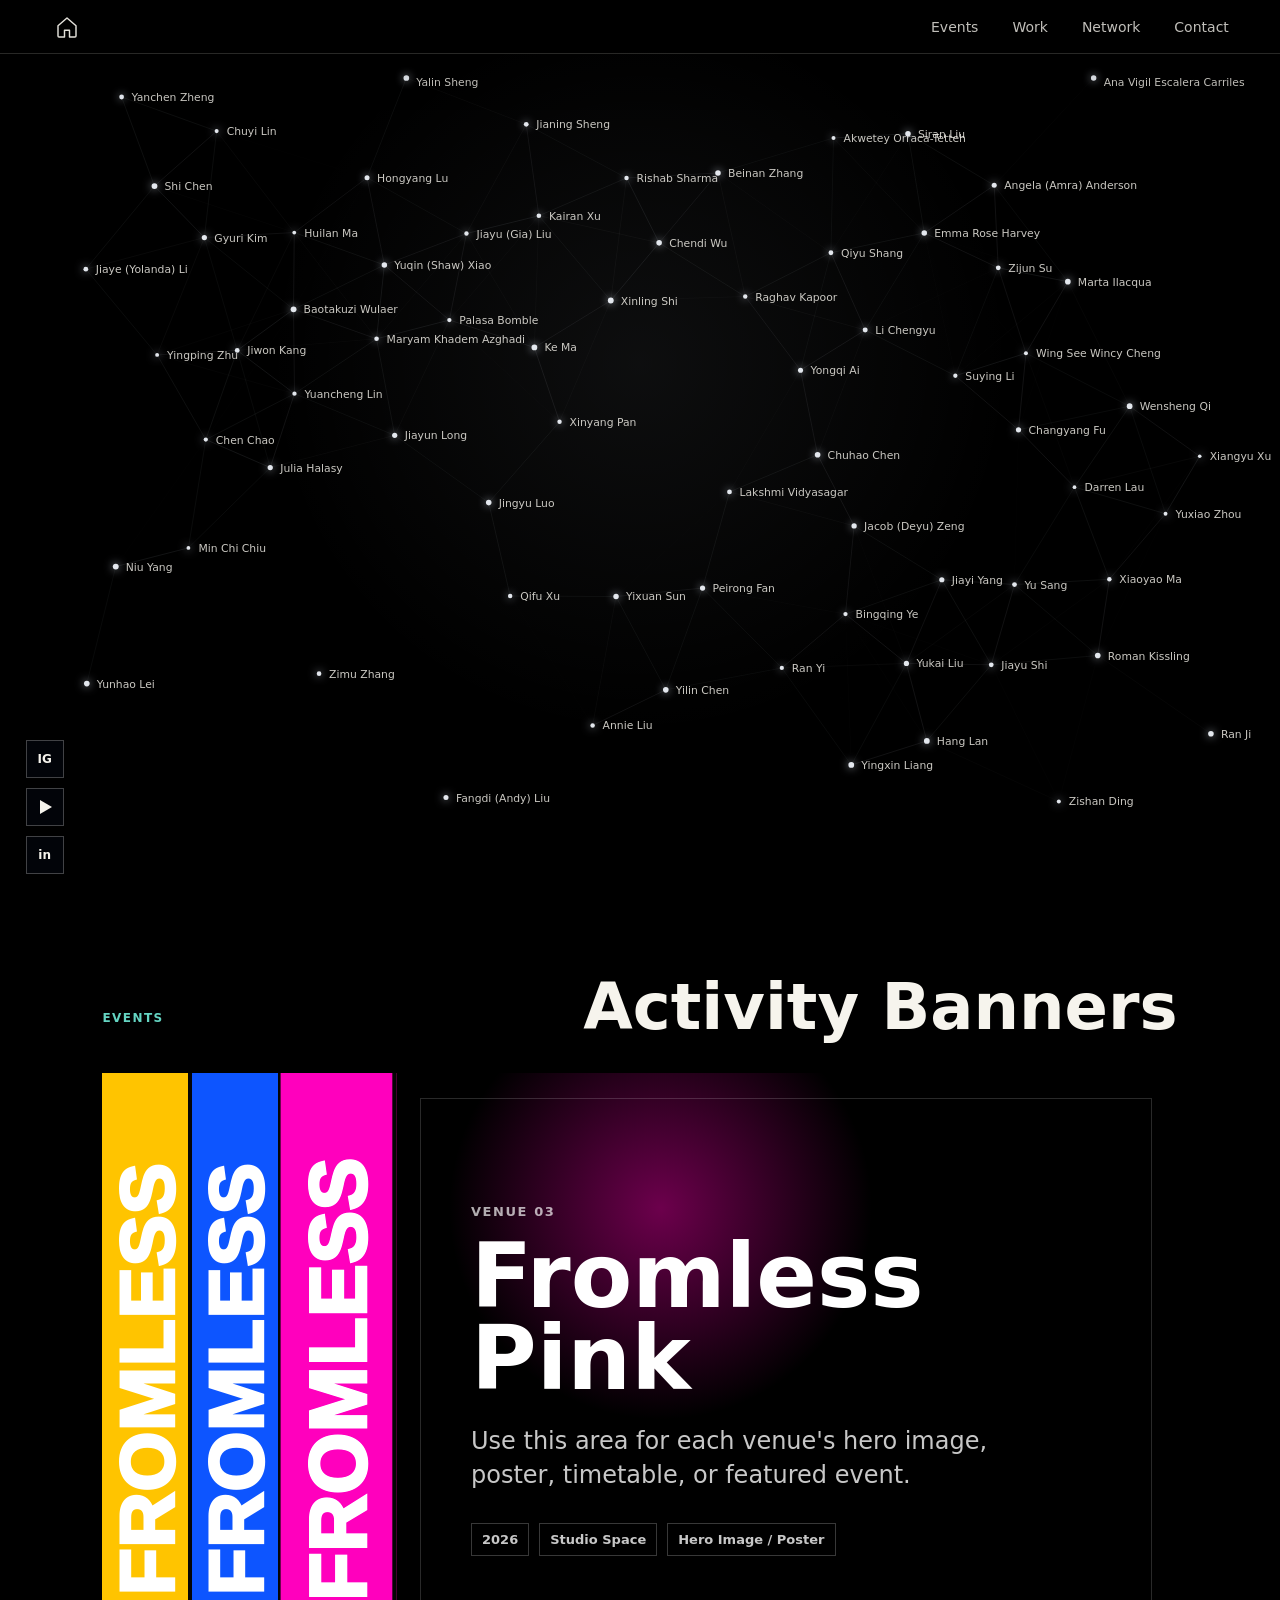
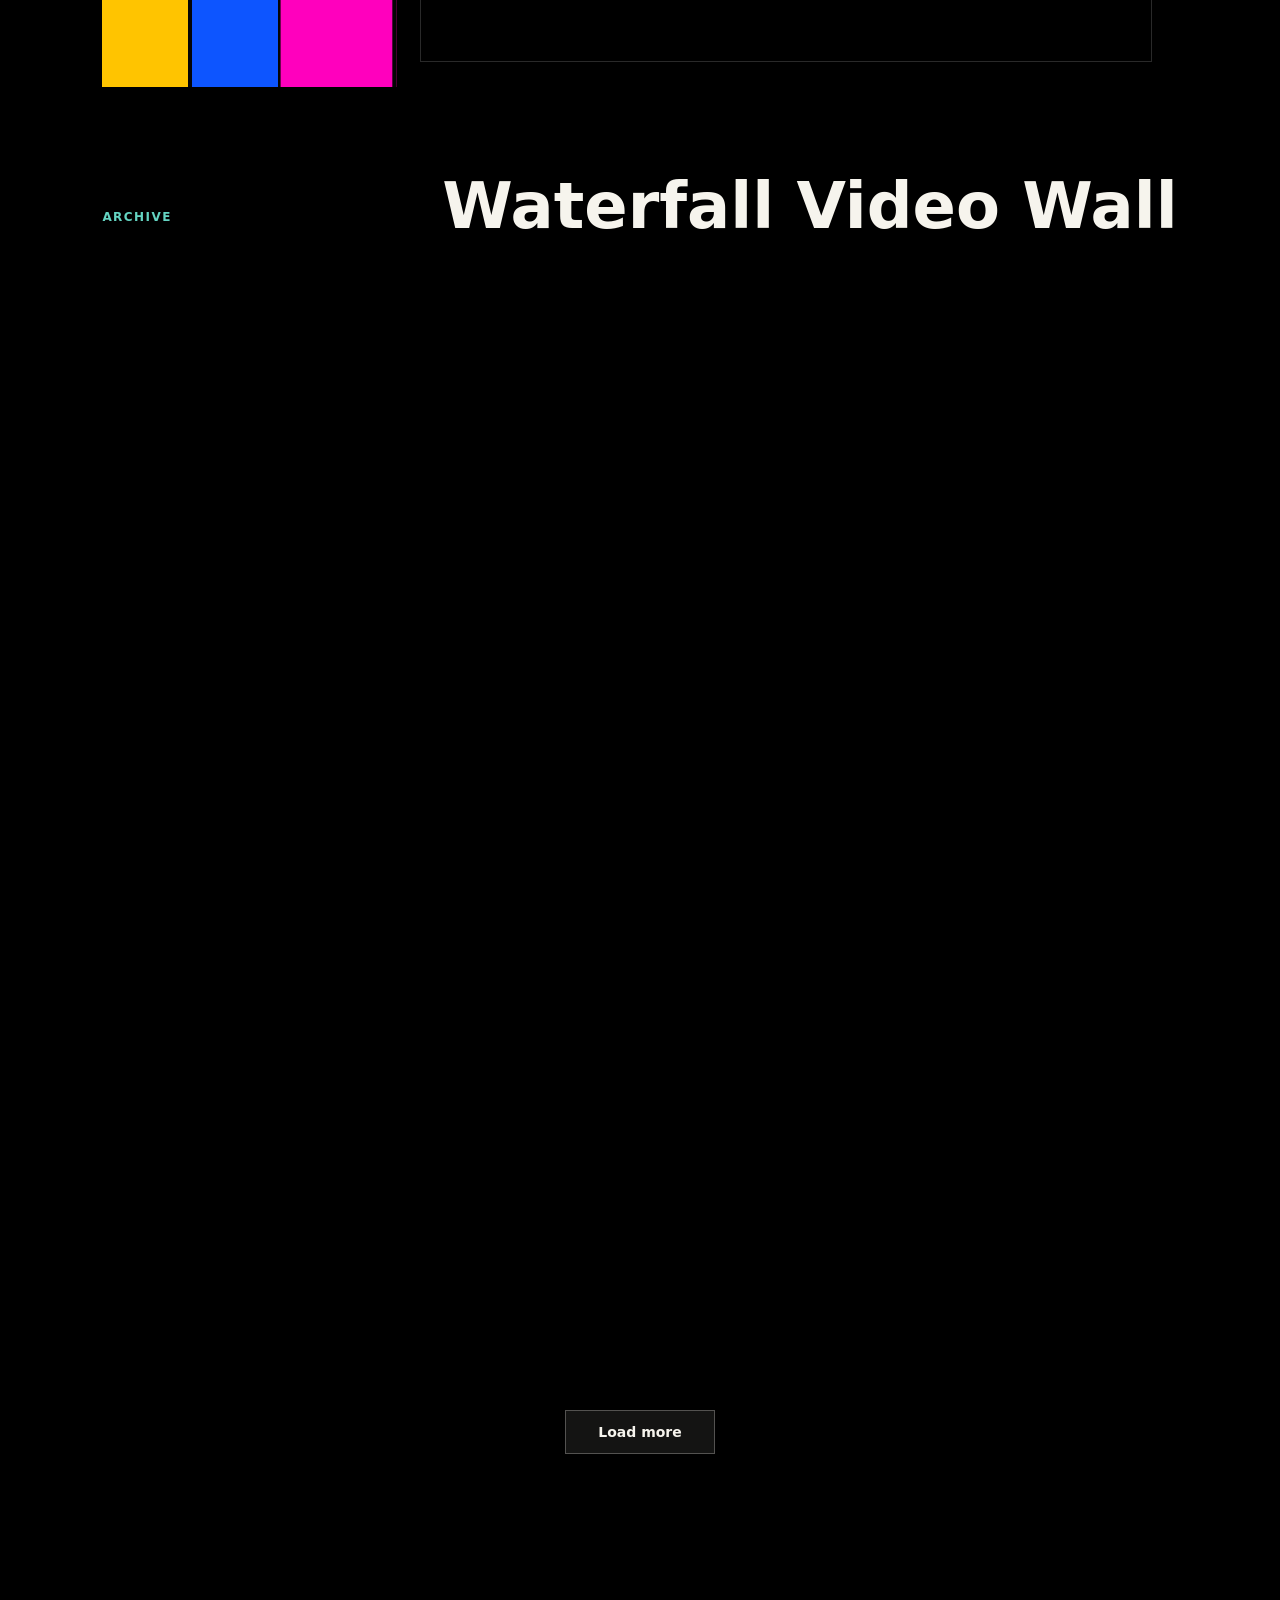
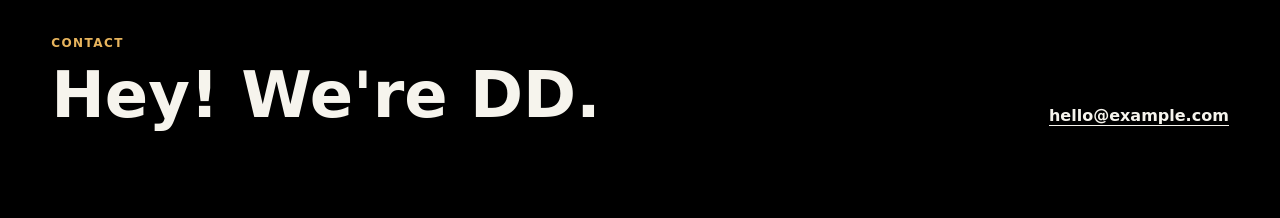
<file: snapshots/20260610-v23/index.html>
<!doctype html>
<html lang="en">
  <head>
    <meta charset="utf-8">
    <meta name="viewport" content="width=device-width, initial-scale=1">
    <meta name="description" content="Company website framework with an interactive network hero and a waterfall video archive.">
    <title>Company Studio</title>
    <link rel="stylesheet" href="css/styles.css?v=20260608-v23">
  </head>
  <body>
    <header class="site-header" aria-label="Primary navigation">
      <a class="brand" href="index.html" aria-label="Company Studio home">
        <span class="brand-mark home-mark" aria-hidden="true">
          <svg viewBox="0 0 24 24" focusable="false">
            <path d="M3 10.8 12 3l9 7.8V21a1 1 0 0 1-1 1h-5.5v-6.8h-5V22H4a1 1 0 0 1-1-1V10.8Z"></path>
          </svg>
        </span>
        <span class="brand-name">Company Studio</span>
      </a>
      <nav class="nav-links" aria-label="Main menu">
        <a href="#events">Events</a>
        <a href="#work">Work</a>
        <a href="#network">Network</a>
        <a href="#contact">Contact</a>
      </nav>
    </header>

    <aside class="social-dock" aria-label="Social links">
      <a href="https://www.instagram.com/" aria-label="Instagram">
        <span aria-hidden="true">IG</span>
      </a>
      <a href="https://www.youtube.com/" aria-label="YouTube">
        <span class="play-icon" aria-hidden="true"></span>
      </a>
      <a href="https://www.linkedin.com/" aria-label="LinkedIn">
        <span aria-hidden="true">in</span>
      </a>
    </aside>

    <main>
      <section class="hero" id="network" aria-labelledby="hero-title">
        <canvas id="networkCanvas" class="network-canvas" aria-hidden="true"></canvas>
        <div class="hero-copy visually-hidden">
          <p class="eyebrow">Interactive project constellation</p>
          <h1 id="hero-title">Company Studio</h1>
          <p>
            A living homepage frame for films, collaborations, research, and visual stories.
          </p>
        </div>
        <div class="hero-status" id="networkStatus" aria-live="polite">
          Hover the field
        </div>
      </section>

      <section class="event-section" id="events" aria-labelledby="events-title">
        <div class="section-heading event-heading">
          <p class="eyebrow">Events</p>
          <h2 id="events-title">Activity Banners</h2>
        </div>
        <div class="event-banner" id="eventBanner" aria-label="Venue banner selector" aria-live="polite"></div>
      </section>

      <section class="video-section" id="work" aria-labelledby="work-title">
        <div class="section-heading">
          <p class="eyebrow">Archive</p>
          <h2 id="work-title">Waterfall Video Wall</h2>
        </div>
        <div class="video-grid" id="videoGrid" aria-label="Video project gallery"></div>
        <div class="load-more-wrap">
          <button class="load-more-button" id="loadMoreButton" type="button">Load more</button>
        </div>
      </section>

      <section class="contact-band" id="contact" aria-labelledby="contact-title">
        <div>
          <p class="eyebrow">Contact</p>
          <h2 id="contact-title">Hey! We're DD.</h2>
        </div>
        <a class="text-link" href="mailto:hello@example.com">hello@example.com</a>
      </section>
    </main>

    <section class="profile-panel" id="profilePanel" aria-labelledby="profilePanelTitle" aria-modal="true" role="dialog" hidden>
      <button class="profile-scrim" type="button" data-profile-close aria-label="Close profile"></button>
      <div class="profile-sheet">
        <button class="profile-close" type="button" data-profile-close aria-label="Close profile">Close</button>
        <div class="profile-hero">
          <p class="profile-kicker">Network Profile</p>
          <h2 id="profilePanelTitle">Selected Name</h2>
          <p id="profilePanelSummary">Related works will appear here.</p>
        </div>
        <div class="profile-content">
          <div class="profile-media-wall" aria-label="Related works preview">
            <span>Works Preview</span>
          </div>
          <div class="profile-copy">
            <p class="profile-kicker">Selected Works</p>
            <h3>Project space for this person</h3>
            <p>
              This expanded homepage layer can later hold film stills, videos, project credits,
              writing, collaborators, and links without leaving the main network.
            </p>
          </div>
        </div>
      </div>
    </section>

    <script src="js/network.20260608-v13.js"></script>
    <script src="js/main.20260608-v8.js"></script>
  </body>
</html>
</file>
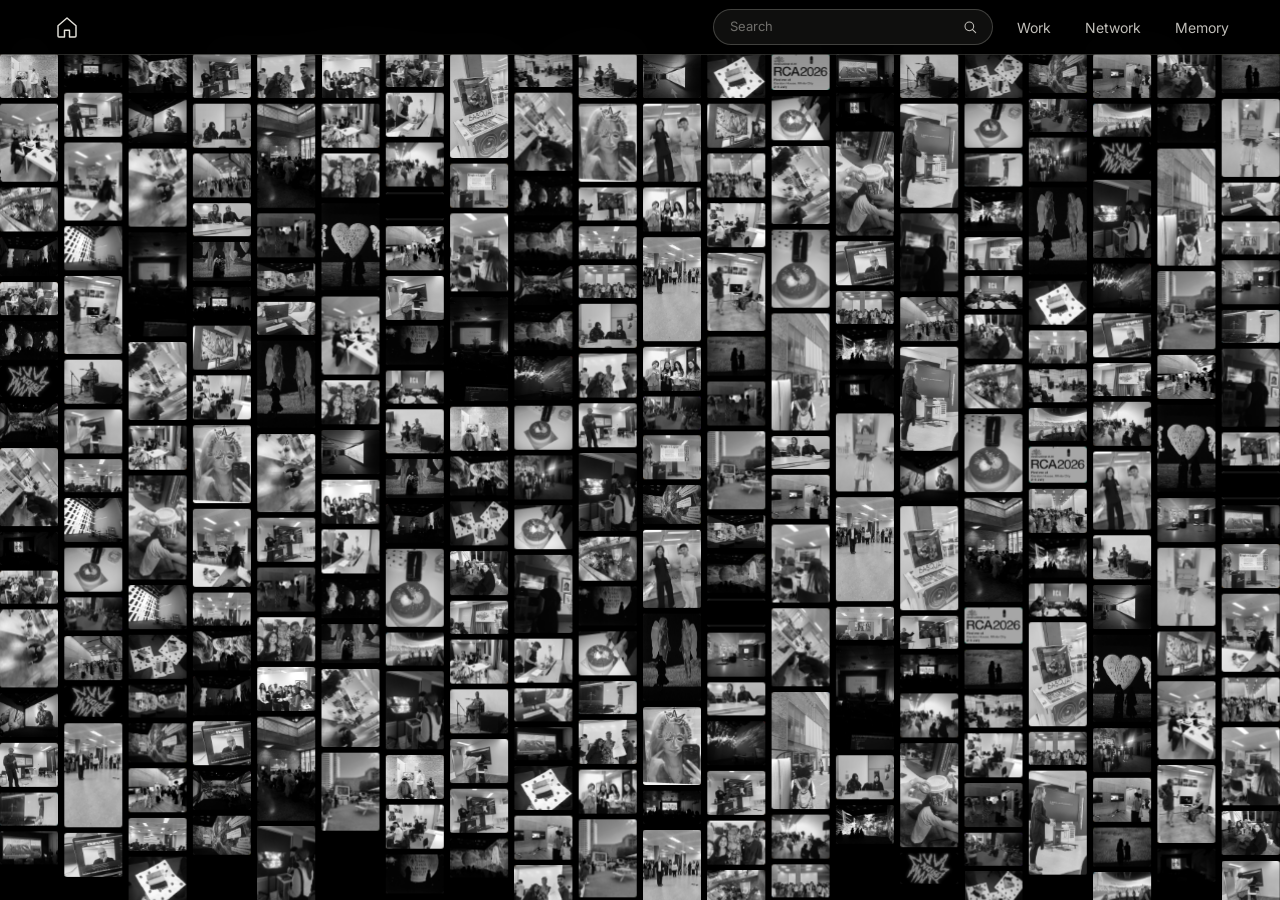
<file: memory.html>
<!doctype html>
<html lang="en">
  <head>
    <meta charset="utf-8">
    <meta name="viewport" content="width=device-width, initial-scale=1, viewport-fit=cover">
    <meta name="description" content="Memory archive wall for Digital Direction.">
    <title>Memory | Company Studio</title>
    <script src="js/responsive-controller.20260614-v1.js"></script>
    <link rel="preconnect" href="https://fonts.googleapis.com">
    <link rel="preconnect" href="https://fonts.gstatic.com" crossorigin>
    <link href="https://fonts.googleapis.com/css2?family=Inter:wght@400;700;800&display=swap" rel="stylesheet">
    <link rel="stylesheet" href="css/styles.css?v=20260903-mobile1">
  </head>
  <body class="memory-body">
    <header class="site-header solid" aria-label="Primary navigation">
      <a class="brand" href="index.html" aria-label="Home">
        <span class="brand-mark home-mark" aria-hidden="true">
          <svg viewBox="0 0 24 24" focusable="false">
            <path d="M3 10.8 12 3l9 7.8V21a1 1 0 0 1-1 1h-5.5v-6.8h-5V22H4a1 1 0 0 1-1-1V10.8Z"></path>
          </svg>
        </span>
      </a>
      <nav class="nav-links" aria-label="Main menu">
        <a href="index.html#work">Work</a>
        <a href="index.html#network">Network</a>
        <a href="memory.html" aria-current="page">Memory</a>
      </nav>
    </header>

    <main class="memory-page memory-page--wall">
      <section class="memory-wall-section" aria-label="Memory photo wall">
        <div class="memory-wall" id="memoryWall"></div>
      </section>
    </main>

    <script src="js/site-footer.20260903-v1.js?v=20260903-footer4"></script>
    <script src="js/profiles.20260902-v1.js?v=20260903-xinyang2"></script>
    <script src="js/header-search.20260902-v1.js?v=20260902-search-enter"></script>
    <script src="js/memory-wall.20260903-v1.js?v=20260903-v12"></script>
  </body>
</html>
</file>
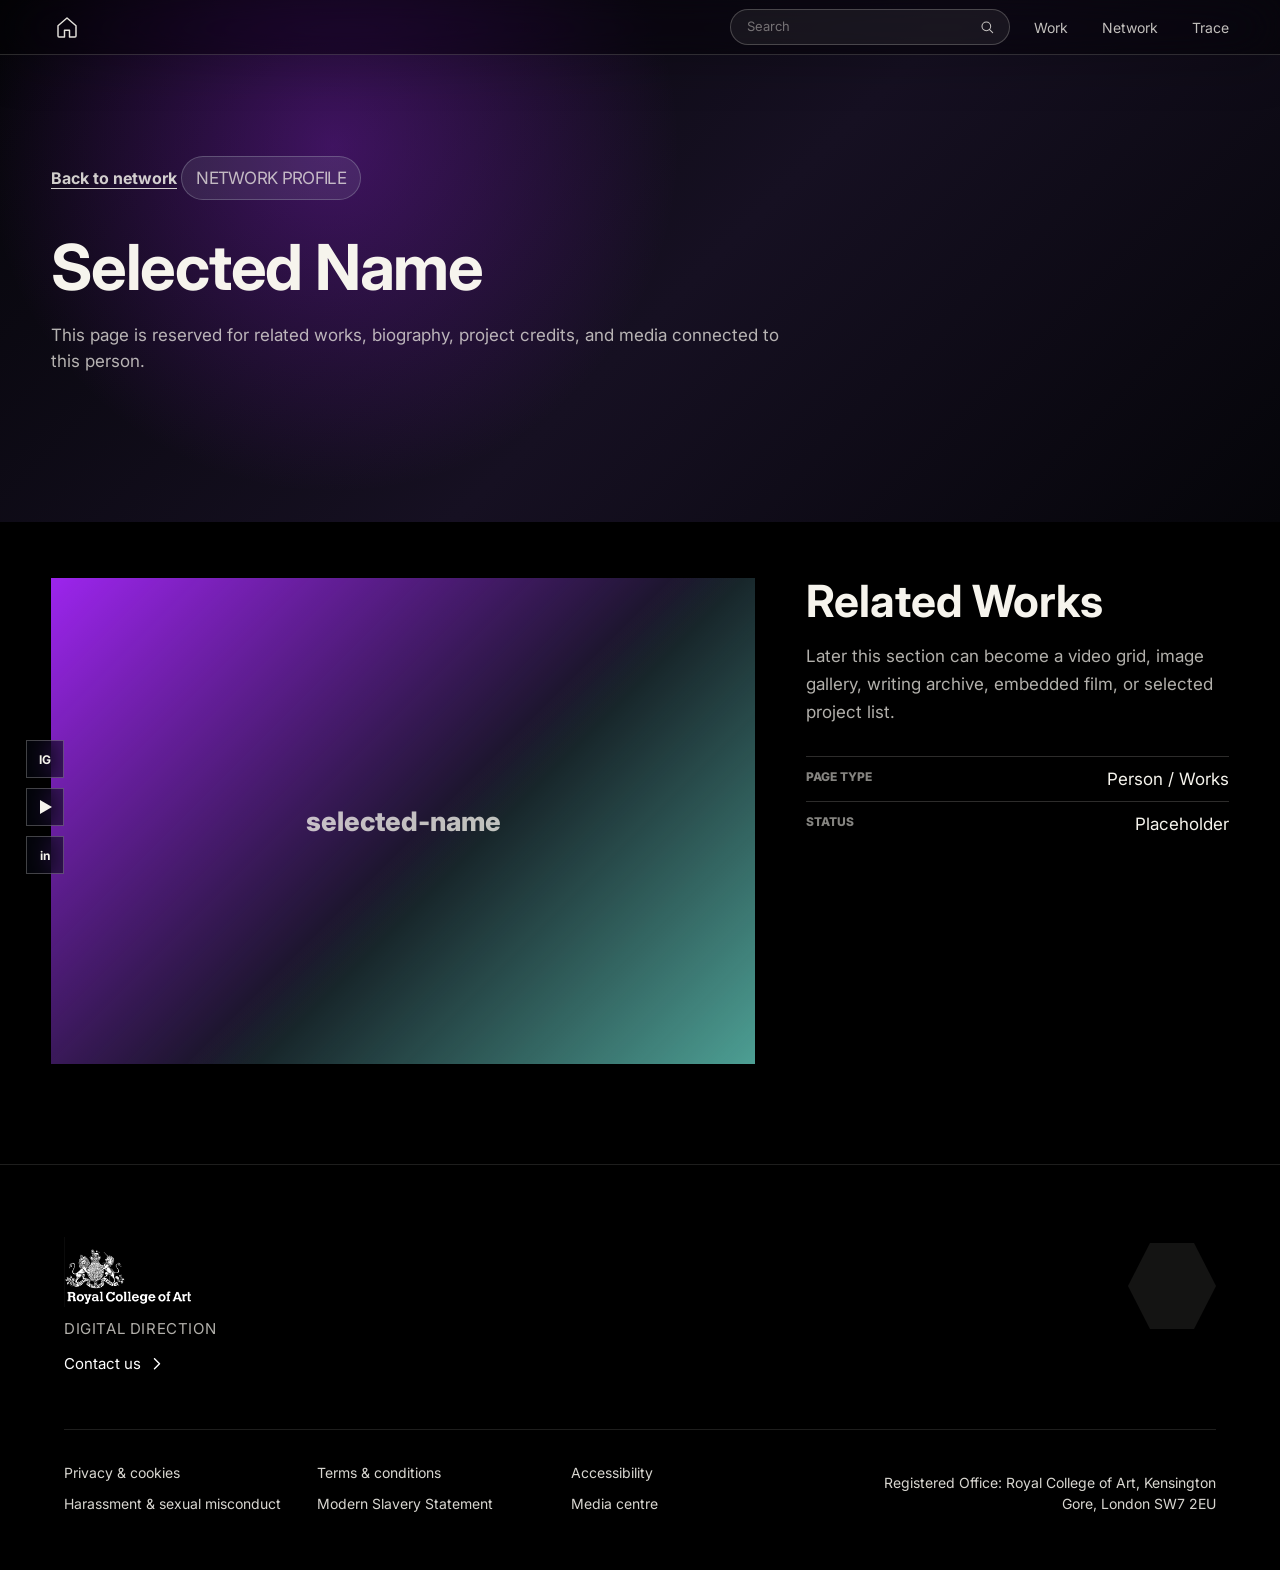
<file: person.html>
<!doctype html>
<html lang="en">
  <head>
    <meta charset="utf-8">
    <meta name="viewport" content="width=device-width, initial-scale=1, viewport-fit=cover">
    <meta name="description" content="Person detail page template for related works.">
    <title>Person | Company Studio</title>
    <script src="js/responsive-controller.20260614-v1.js"></script>
    <link rel="preconnect" href="https://fonts.googleapis.com">
    <link rel="preconnect" href="https://fonts.gstatic.com" crossorigin>
    <link href="https://fonts.googleapis.com/css2?family=Inter:wght@400;700;800&display=swap" rel="stylesheet">
    <link rel="stylesheet" href="css/styles.css?v=20260906-v39">
  </head>
  <body>
    <header class="site-header" aria-label="Primary navigation">
      <a class="brand" href="index.html" aria-label="Home">
        <span class="brand-mark home-mark" aria-hidden="true">
          <svg viewBox="0 0 24 24" focusable="false">
            <path d="M3 10.8 12 3l9 7.8V21a1 1 0 0 1-1 1h-5.5v-6.8h-5V22H4a1 1 0 0 1-1-1V10.8Z"></path>
          </svg>
        </span>
      </a>
      <nav class="nav-links" aria-label="Main menu">
        <a href="index.html#work">Work</a>
        <a href="index.html#network">Network</a>
        <a href="trace.html">Trace</a>
      </nav>
    </header>

    <aside class="social-dock" aria-label="Social links">
      <a href="https://www.instagram.com/" aria-label="Instagram">
        <span aria-hidden="true">IG</span>
      </a>
      <a href="https://www.youtube.com/" aria-label="YouTube">
        <span class="play-icon" aria-hidden="true"></span>
      </a>
      <a href="https://www.linkedin.com/" aria-label="LinkedIn">
        <span aria-hidden="true">in</span>
      </a>
    </aside>

    <main class="person-page">
      <section class="person-hero">
        <a class="back-link" href="index.html#network">Back to network</a>
        <p class="profile-section-kicker">Network Profile</p>
        <h1 id="personName">Selected Name</h1>
        <p id="personSummary"></p>
      </section>

      <section class="person-layout">
        <div class="person-work-preview" aria-label="Related works placeholder">
          <span id="personSlug">selected-name</span>
        </div>
        <article class="project-copy">
          <h2>Related Works</h2>
          <p id="personNote"></p>
          <dl class="project-meta">
            <div>
              <dt>Page Type</dt>
              <dd>Person / Works</dd>
            </div>
            <div>
              <dt>Status</dt>
              <dd>Placeholder</dd>
            </div>
          </dl>
        </article>
      </section>
    </main>

    <script src="js/site-footer.20260903-v1.js?v=20260906-v39"></script>
    <script src="js/profiles.20260902-v1.js?v=20260907-raghav2"></script>
    <script src="js/header-search.20260902-v1.js?v=20260902-search-enter"></script>
    <script src="js/person.20260608-v1.js"></script>
  </body>
</html>
</file>
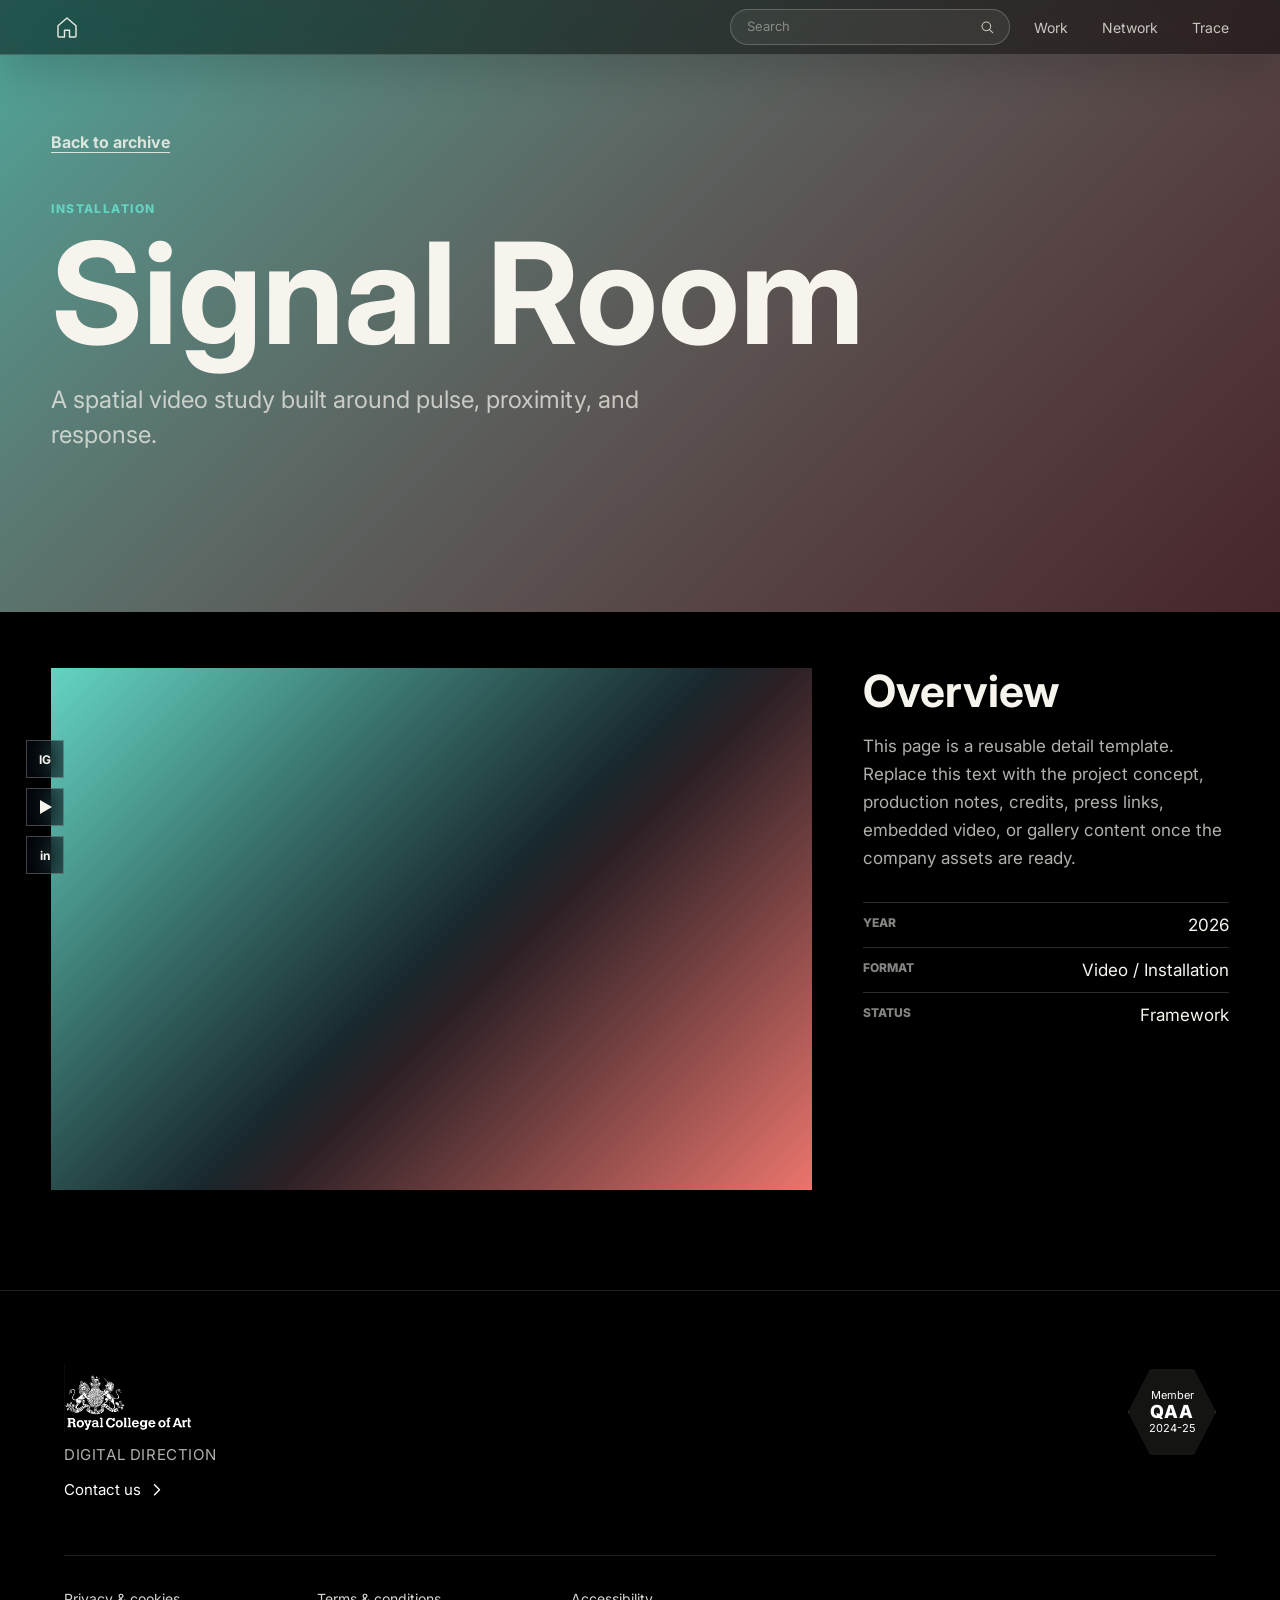
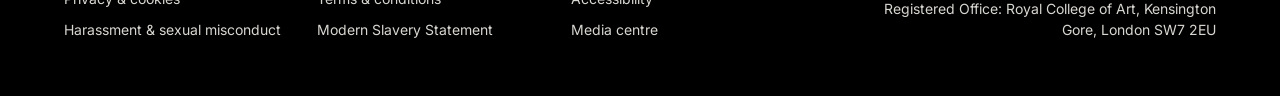
<file: project.html>
<!doctype html>
<html lang="en">
  <head>
    <meta charset="utf-8">
    <meta name="viewport" content="width=device-width, initial-scale=1, viewport-fit=cover">
    <meta name="description" content="Project detail page template.">
    <title>Project | Company Studio</title>
    <script src="js/responsive-controller.20260614-v1.js"></script>
    <link rel="preconnect" href="https://fonts.googleapis.com">
    <link rel="preconnect" href="https://fonts.gstatic.com" crossorigin>
    <link href="https://fonts.googleapis.com/css2?family=Inter:wght@400;700;800&display=swap" rel="stylesheet">
    <link rel="stylesheet" href="css/styles.css?v=20260906-v39">
  </head>
  <body>
    <header class="site-header" aria-label="Primary navigation">
      <a class="brand" href="index.html" aria-label="Home">
        <span class="brand-mark home-mark" aria-hidden="true">
          <svg viewBox="0 0 24 24" focusable="false">
            <path d="M3 10.8 12 3l9 7.8V21a1 1 0 0 1-1 1h-5.5v-6.8h-5V22H4a1 1 0 0 1-1-1V10.8Z"></path>
          </svg>
        </span>
      </a>
      <nav class="nav-links" aria-label="Main menu">
        <a href="index.html#work">Work</a>
        <a href="index.html#network">Network</a>
        <a href="trace.html">Trace</a>
      </nav>
    </header>

    <aside class="social-dock" aria-label="Social links">
      <a href="https://www.instagram.com/" aria-label="Instagram">
        <span aria-hidden="true">IG</span>
      </a>
      <a href="https://www.youtube.com/" aria-label="YouTube">
        <span class="play-icon" aria-hidden="true"></span>
      </a>
      <a href="https://www.linkedin.com/" aria-label="LinkedIn">
        <span aria-hidden="true">in</span>
      </a>
    </aside>

    <main class="project-page">
      <section class="project-hero" id="projectHero">
        <a class="back-link" href="index.html#work">Back to archive</a>
        <div class="project-kicker" id="projectCategory">Project</div>
        <h1 id="projectTitle">Project Title</h1>
        <p id="projectSummary"></p>
      </section>

      <section class="project-layout">
        <div class="project-media" id="projectMedia" aria-label="Project visual preview"></div>
        <article class="project-copy">
          <h2>Overview</h2>
          <p id="projectBody"></p>
          <dl class="project-meta">
            <div>
              <dt>Year</dt>
              <dd id="projectYear"></dd>
            </div>
            <div>
              <dt>Format</dt>
              <dd id="projectFormat"></dd>
            </div>
            <div>
              <dt>Status</dt>
              <dd id="projectStatus"></dd>
            </div>
          </dl>
        </article>
      </section>
    </main>

    <script src="js/site-footer.20260903-v1.js?v=20260906-v39"></script>
    <script src="js/header-search.20260902-v1.js?v=20260902-search-enter"></script>
    <script src="js/main.20260608-v8.js"></script>
    <script src="js/project.20260608-v1.js"></script>
  </body>
</html>
</file>
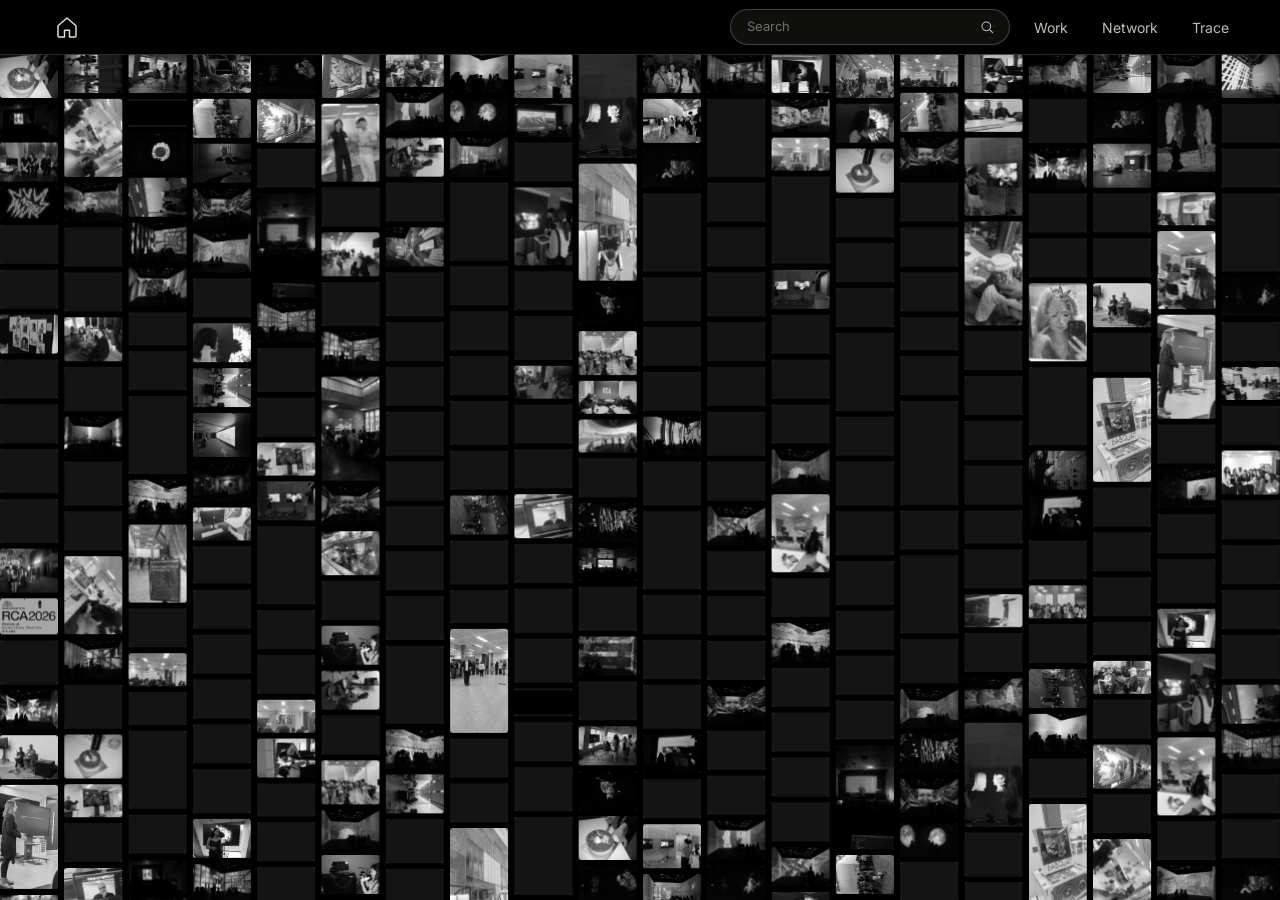
<file: trace.html>
<!doctype html>
<html lang="en">
  <head>
    <meta charset="utf-8">
    <meta name="viewport" content="width=device-width, initial-scale=1, viewport-fit=cover">
    <meta name="description" content="Trace archive wall for Digital Direction.">
    <title>Trace | Company Studio</title>
    <script src="js/responsive-controller.20260614-v1.js"></script>
    <link rel="preconnect" href="https://fonts.googleapis.com">
    <link rel="preconnect" href="https://fonts.gstatic.com" crossorigin>
    <link href="https://fonts.googleapis.com/css2?family=Inter:wght@400;700;800&display=swap" rel="stylesheet">
    <link rel="stylesheet" href="css/styles.css?v=20260906-v44">
  </head>
  <body class="memory-body">
    <header class="site-header solid" aria-label="Primary navigation">
      <a class="brand" href="index.html" aria-label="Home">
        <span class="brand-mark home-mark" aria-hidden="true">
          <svg viewBox="0 0 24 24" focusable="false">
            <path d="M3 10.8 12 3l9 7.8V21a1 1 0 0 1-1 1h-5.5v-6.8h-5V22H4a1 1 0 0 1-1-1V10.8Z"></path>
          </svg>
        </span>
      </a>
      <nav class="nav-links" aria-label="Main menu">
        <a href="index.html#work">Work</a>
        <a href="index.html#network">Network</a>
        <a href="trace.html" aria-current="page">Trace</a>
      </nav>
    </header>

    <main class="memory-page memory-page--wall">
      <section class="memory-wall-section" aria-label="Trace photo wall">
        <div class="memory-wall" id="memoryWall"></div>
      </section>
    </main>

    <script src="js/site-footer.20260903-v1.js?v=20260906-v44"></script>
    <script src="js/profiles.20260902-v1.js?v=20260907-raghav2"></script>
    <script src="js/header-search.20260902-v1.js?v=20260902-search-enter"></script>
    <script src="js/memory-wall.20260906-v7.js?v=20260906-v44"></script>
  </body>
</html>
</file>
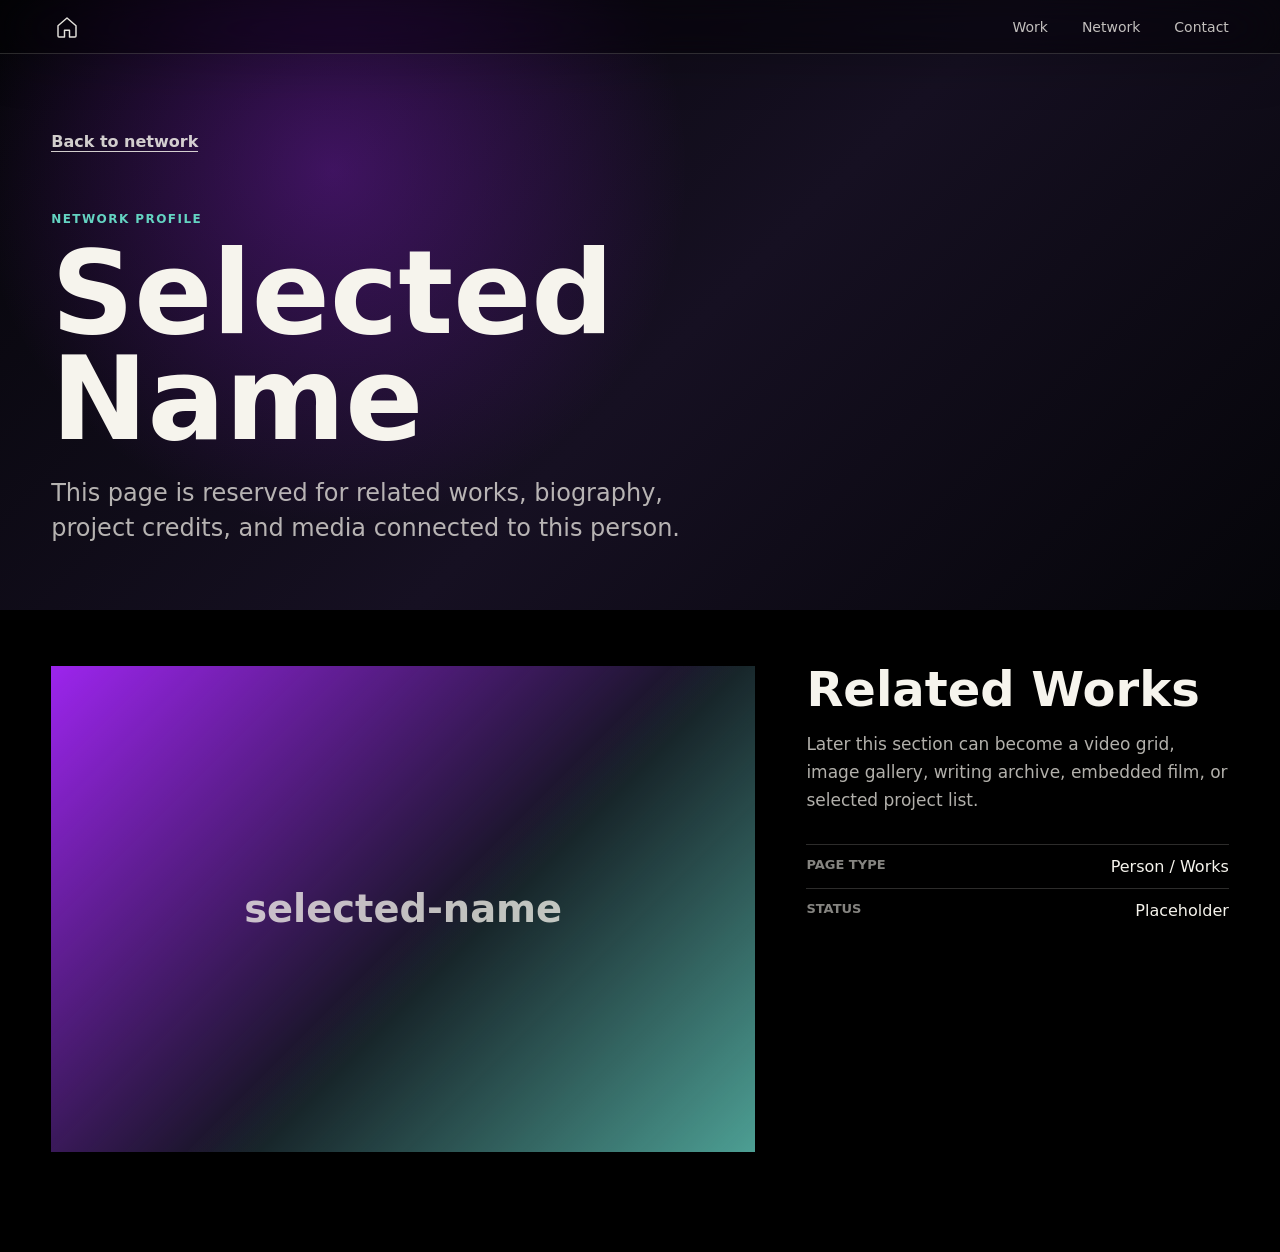
<file: snapshots/20260610-v23/person.html>
<!doctype html>
<html lang="en">
  <head>
    <meta charset="utf-8">
    <meta name="viewport" content="width=device-width, initial-scale=1">
    <meta name="description" content="Person detail page template for related works.">
    <title>Person | Company Studio</title>
    <link rel="stylesheet" href="css/styles.css?v=20260608-v23">
  </head>
  <body>
    <header class="site-header solid" aria-label="Primary navigation">
      <a class="brand" href="index.html" aria-label="Company Studio home">
        <span class="brand-mark home-mark" aria-hidden="true">
          <svg viewBox="0 0 24 24" focusable="false">
            <path d="M3 10.8 12 3l9 7.8V21a1 1 0 0 1-1 1h-5.5v-6.8h-5V22H4a1 1 0 0 1-1-1V10.8Z"></path>
          </svg>
        </span>
        <span class="brand-name">Company Studio</span>
      </a>
      <nav class="nav-links" aria-label="Main menu">
        <a href="index.html#work">Work</a>
        <a href="index.html#network">Network</a>
        <a href="index.html#contact">Contact</a>
      </nav>
    </header>

    <main class="person-page">
      <section class="person-hero">
        <a class="back-link" href="index.html#network">Back to network</a>
        <p class="project-kicker">Network Profile</p>
        <h1 id="personName">Selected Name</h1>
        <p id="personSummary"></p>
      </section>

      <section class="person-layout">
        <div class="person-work-preview" aria-label="Related works placeholder">
          <span id="personSlug">selected-name</span>
        </div>
        <article class="project-copy">
          <h2>Related Works</h2>
          <p id="personNote"></p>
          <dl class="project-meta">
            <div>
              <dt>Page Type</dt>
              <dd>Person / Works</dd>
            </div>
            <div>
              <dt>Status</dt>
              <dd>Placeholder</dd>
            </div>
          </dl>
        </article>
      </section>
    </main>

    <script src="js/person.20260608-v1.js"></script>
  </body>
</html>
</file>
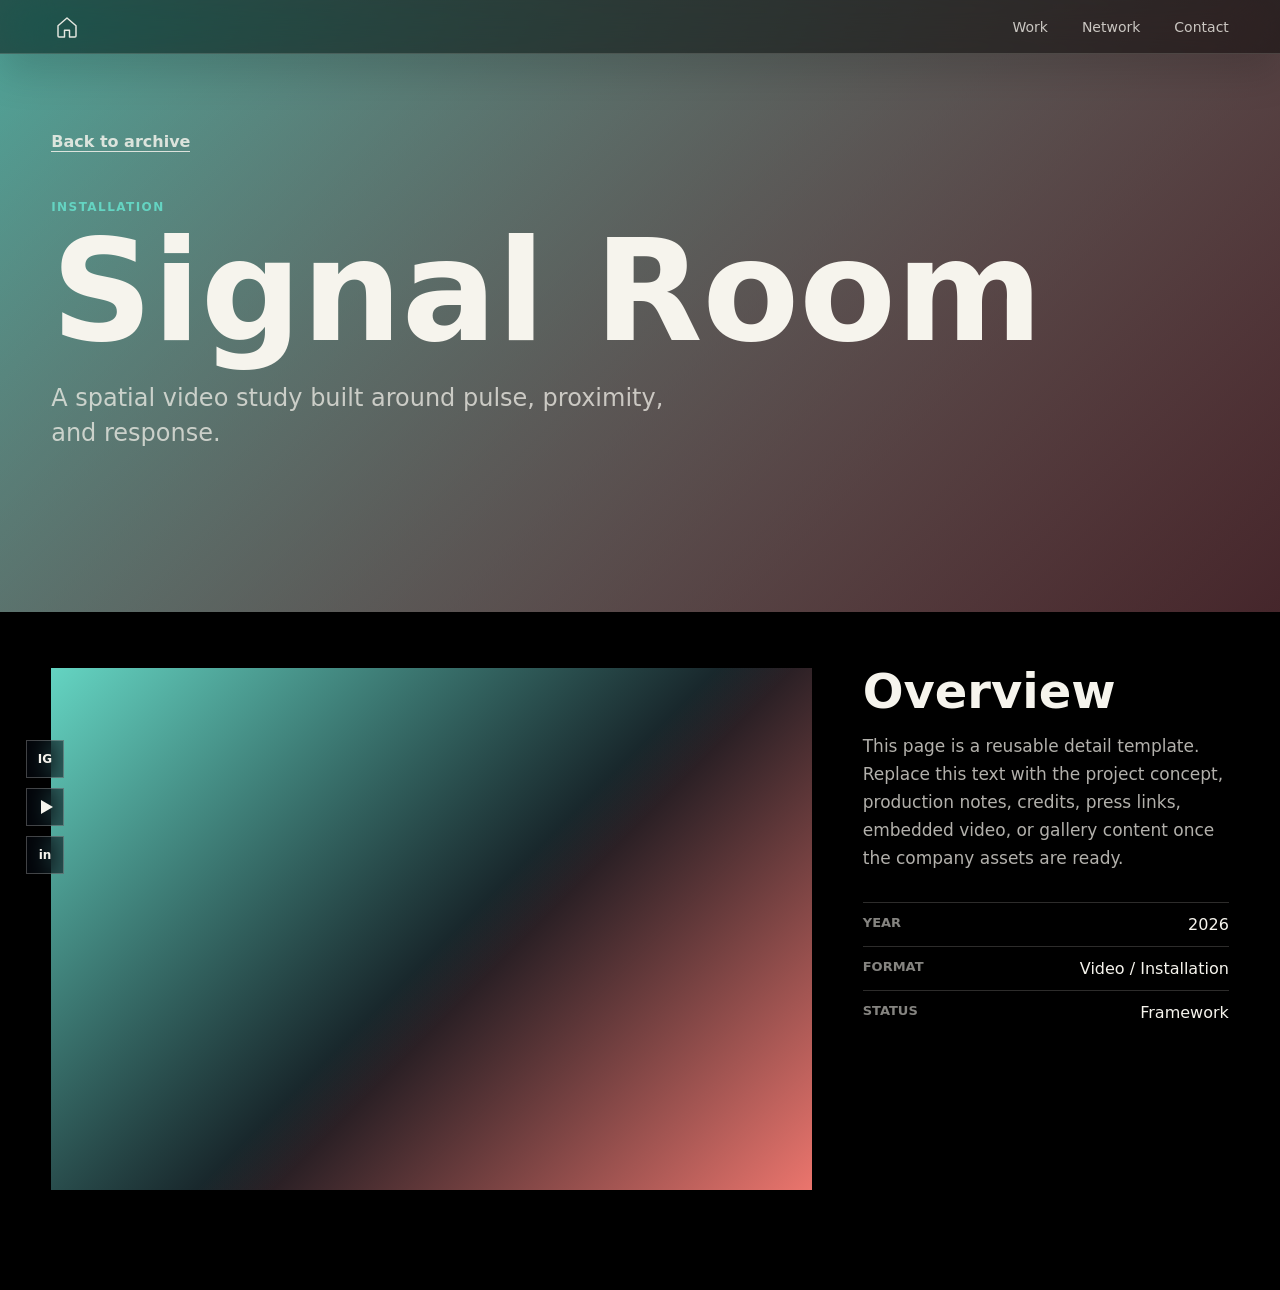
<file: snapshots/20260610-v23/project.html>
<!doctype html>
<html lang="en">
  <head>
    <meta charset="utf-8">
    <meta name="viewport" content="width=device-width, initial-scale=1">
    <meta name="description" content="Project detail page template.">
    <title>Project | Company Studio</title>
    <link rel="stylesheet" href="css/styles.css?v=20260608-v23">
  </head>
  <body>
    <header class="site-header solid" aria-label="Primary navigation">
      <a class="brand" href="index.html" aria-label="Company Studio home">
        <span class="brand-mark home-mark" aria-hidden="true">
          <svg viewBox="0 0 24 24" focusable="false">
            <path d="M3 10.8 12 3l9 7.8V21a1 1 0 0 1-1 1h-5.5v-6.8h-5V22H4a1 1 0 0 1-1-1V10.8Z"></path>
          </svg>
        </span>
        <span class="brand-name">Company Studio</span>
      </a>
      <nav class="nav-links" aria-label="Main menu">
        <a href="index.html#work">Work</a>
        <a href="index.html#network">Network</a>
        <a href="index.html#contact">Contact</a>
      </nav>
    </header>

    <aside class="social-dock" aria-label="Social links">
      <a href="https://www.instagram.com/" aria-label="Instagram">
        <span aria-hidden="true">IG</span>
      </a>
      <a href="https://www.youtube.com/" aria-label="YouTube">
        <span class="play-icon" aria-hidden="true"></span>
      </a>
      <a href="https://www.linkedin.com/" aria-label="LinkedIn">
        <span aria-hidden="true">in</span>
      </a>
    </aside>

    <main class="project-page">
      <section class="project-hero" id="projectHero">
        <a class="back-link" href="index.html#work">Back to archive</a>
        <div class="project-kicker" id="projectCategory">Project</div>
        <h1 id="projectTitle">Project Title</h1>
        <p id="projectSummary"></p>
      </section>

      <section class="project-layout">
        <div class="project-media" id="projectMedia" aria-label="Project visual preview"></div>
        <article class="project-copy">
          <h2>Overview</h2>
          <p id="projectBody"></p>
          <dl class="project-meta">
            <div>
              <dt>Year</dt>
              <dd id="projectYear"></dd>
            </div>
            <div>
              <dt>Format</dt>
              <dd id="projectFormat"></dd>
            </div>
            <div>
              <dt>Status</dt>
              <dd id="projectStatus"></dd>
            </div>
          </dl>
        </article>
      </section>
    </main>

    <script src="js/main.20260608-v8.js"></script>
    <script src="js/project.20260608-v1.js"></script>
  </body>
</html>
</file>
<file: snapshots/20260610-v23/css/styles.css>
:root {
  --bg: #050812;
  --ink: #f6f4ed;
  --muted: #aeb5c2;
  --line: rgba(246, 244, 237, 0.18);
  --panel: rgba(11, 18, 30, 0.78);
  --accent: #e7f0ff;
  --amber: #e7b45d;
  --teal: #64d4c2;
  --coral: #eb756d;
  --green: #9fce7a;
  color-scheme: dark;
}

* {
  box-sizing: border-box;
}

html {
  scroll-behavior: smooth;
  background: #000;
}

body {
  margin: 0;
  min-width: 320px;
  background: #000;
  color: var(--ink);
  font-family: Inter, ui-sans-serif, system-ui, -apple-system, BlinkMacSystemFont, "Segoe UI", sans-serif;
}

body.profile-open {
  overflow: hidden;
}

a {
  color: inherit;
  text-decoration: none;
}

.site-header {
  position: fixed;
  z-index: 20;
  top: 0;
  left: 0;
  right: 0;
  display: flex;
  align-items: center;
  justify-content: space-between;
  gap: 24px;
  min-height: 54px;
  padding: 9px clamp(18px, 4vw, 56px);
  background: rgba(0, 0, 0, 0.5);
  border-bottom: 1px solid rgba(246, 244, 237, 0.16);
  box-shadow: 0 18px 40px rgba(0, 0, 0, 0.16);
  backdrop-filter: blur(26px) saturate(145%);
  -webkit-backdrop-filter: blur(26px) saturate(145%);
}

.site-header.solid {
  background: rgba(0, 0, 0, 0.5);
}

.brand {
  display: inline-flex;
  align-items: center;
  gap: 0;
  font-weight: 700;
}

.brand-mark {
  display: grid;
  width: 32px;
  height: 32px;
  place-items: center;
  border: 0;
  background: transparent;
  font-size: 13px;
  letter-spacing: 0;
}

.home-mark svg {
  width: 24px;
  height: 24px;
  overflow: visible;
}

.home-mark path {
  fill: none;
  stroke: rgba(246, 244, 237, 0.92);
  stroke-width: 1.45;
  stroke-linecap: round;
  stroke-linejoin: round;
}

.brand-name {
  display: none;
}

.visually-hidden {
  position: absolute;
  width: 1px;
  height: 1px;
  overflow: hidden;
  clip: rect(0 0 0 0);
  clip-path: inset(50%);
  white-space: nowrap;
}

.nav-links {
  display: flex;
  align-items: center;
  gap: clamp(14px, 3vw, 34px);
  color: rgba(246, 244, 237, 0.78);
  font-size: 14px;
}

.nav-links a {
  padding: 8px 0;
}

.nav-links a:hover {
  color: var(--ink);
}

.social-dock {
  position: fixed;
  z-index: 30;
  left: clamp(14px, 2vw, 28px);
  bottom: clamp(14px, 2vw, 28px);
  display: flex;
  flex-direction: column;
  gap: 10px;
}

.social-dock a {
  display: grid;
  width: 38px;
  height: 38px;
  place-items: center;
  border: 1px solid rgba(246, 244, 237, 0.26);
  background: rgba(5, 8, 18, 0.5);
  color: var(--ink);
  font-size: 12px;
  font-weight: 700;
  backdrop-filter: blur(12px);
  transition: border-color 180ms ease, background 180ms ease, transform 180ms ease;
}

.social-dock a:hover {
  border-color: rgba(246, 244, 237, 0.72);
  background: rgba(246, 244, 237, 0.13);
  transform: translateX(3px);
}

.play-icon {
  width: 0;
  height: 0;
  margin-left: 3px;
  border-top: 7px solid transparent;
  border-bottom: 7px solid transparent;
  border-left: 12px solid var(--ink);
}

.hero {
  position: relative;
  min-height: 96vh;
  overflow: hidden;
  background:
    radial-gradient(circle at 50% 42%, rgba(231, 240, 255, 0.06), transparent 46%),
    #000;
}

.network-canvas {
  position: absolute;
  inset: 0;
  width: 100%;
  height: 100%;
  z-index: 1;
  display: block;
  pointer-events: auto;
}

.hero-copy {
  position: relative;
  z-index: 2;
  width: min(740px, calc(100% - 36px));
  padding: 18vh clamp(18px, 4vw, 56px) 0;
  pointer-events: none;
}

.eyebrow {
  margin: 0 0 14px;
  color: var(--teal);
  font-size: 12px;
  font-weight: 800;
  letter-spacing: 0.12em;
  text-transform: uppercase;
}

.hero h1,
.project-hero h1 {
  margin: 0;
  max-width: 11ch;
  font-size: clamp(56px, 11vw, 150px);
  line-height: 0.9;
  letter-spacing: 0;
}

.hero p:not(.eyebrow) {
  max-width: 520px;
  margin: 28px 0 0;
  color: rgba(246, 244, 237, 0.74);
  font-size: clamp(17px, 2vw, 22px);
  line-height: 1.45;
}

.hero-status {
  position: absolute;
  z-index: 3;
  right: clamp(18px, 4vw, 56px);
  bottom: 32px;
  max-width: calc(100% - 36px);
  padding: 10px 12px;
  border: 1px solid var(--line);
  background: rgba(5, 8, 18, 0.48);
  color: rgba(246, 244, 237, 0.72);
  font-size: 13px;
  backdrop-filter: blur(12px);
  opacity: 0;
  transform: translateY(8px);
  transition: opacity 180ms ease, transform 180ms ease;
}

.hero:hover .hero-status {
  opacity: 1;
  transform: translateY(0);
}

.profile-panel {
  position: fixed;
  z-index: 60;
  inset: 0;
  color: var(--ink);
}

.profile-panel[hidden] {
  display: none;
}

.profile-scrim {
  position: absolute;
  inset: 0;
  border: 0;
  background:
    radial-gradient(circle at 30% 26%, rgba(168, 38, 255, 0.18), transparent 36%),
    rgba(0, 0, 0, 0.48);
  cursor: default;
  opacity: 0;
  backdrop-filter: blur(10px);
  -webkit-backdrop-filter: blur(10px);
  transition: opacity 260ms ease;
}

.profile-sheet {
  position: absolute;
  inset: clamp(16px, 3vw, 38px);
  overflow: auto;
  background:
    linear-gradient(135deg, rgba(168, 38, 255, 0.24), transparent 36%),
    rgba(5, 5, 9, 0.9);
  border: 1px solid rgba(246, 244, 237, 0.18);
  box-shadow: 0 28px 90px rgba(0, 0, 0, 0.48);
  transform: translateY(28px) scale(0.985);
  opacity: 0;
  transition: opacity 260ms ease, transform 260ms ease;
}

.profile-panel.is-open .profile-scrim,
.profile-panel.is-open .profile-sheet {
  opacity: 1;
}

.profile-panel.is-open .profile-sheet {
  transform: translateY(0) scale(1);
}

.profile-close {
  position: sticky;
  z-index: 2;
  top: 18px;
  float: right;
  margin: 18px 18px 0 0;
  border: 1px solid rgba(246, 244, 237, 0.24);
  background: rgba(0, 0, 0, 0.42);
  color: var(--ink);
  padding: 10px 13px;
  font: inherit;
  font-size: 13px;
  font-weight: 700;
  cursor: pointer;
  backdrop-filter: blur(16px);
  -webkit-backdrop-filter: blur(16px);
}

.profile-close:hover {
  border-color: rgba(221, 190, 255, 0.9);
  color: #ddbeff;
}

.profile-hero {
  min-height: 44vh;
  padding: clamp(54px, 8vw, 112px) clamp(22px, 5vw, 74px) 42px;
}

.profile-kicker {
  margin: 0 0 14px;
  color: #ddbeff;
  font-size: 12px;
  font-weight: 800;
  letter-spacing: 0.12em;
  text-transform: uppercase;
}

.profile-hero h2 {
  max-width: 900px;
  margin: 0;
  font-size: clamp(48px, 8vw, 118px);
  line-height: 0.9;
  letter-spacing: 0;
}

.profile-hero p:not(.profile-kicker) {
  max-width: 620px;
  margin: 24px 0 0;
  color: rgba(246, 244, 237, 0.72);
  font-size: clamp(17px, 2vw, 22px);
  line-height: 1.5;
}

.profile-content {
  display: grid;
  grid-template-columns: minmax(0, 1.2fr) minmax(280px, 0.8fr);
  gap: clamp(20px, 4vw, 48px);
  padding: 0 clamp(22px, 5vw, 74px) clamp(30px, 5vw, 74px);
}

.profile-media-wall {
  display: grid;
  min-height: 420px;
  place-items: center;
  background:
    linear-gradient(135deg, rgba(168, 38, 255, 0.78), transparent 58%),
    linear-gradient(315deg, rgba(100, 212, 194, 0.45), transparent 48%),
    #121018;
  color: rgba(246, 244, 237, 0.72);
  font-size: clamp(20px, 3vw, 44px);
  font-weight: 800;
}

.profile-copy {
  align-self: start;
  padding-top: 4px;
}

.profile-copy h3 {
  margin: 0;
  font-size: clamp(28px, 4vw, 54px);
  line-height: 0.98;
  letter-spacing: 0;
}

.profile-copy p:not(.profile-kicker) {
  color: rgba(246, 244, 237, 0.72);
  font-size: 17px;
  line-height: 1.62;
}

.event-section {
  padding: 112px clamp(96px, 8vw, 156px) 88px;
  background: #000;
  color: var(--ink);
}

.event-heading {
  margin-bottom: 34px;
}

.event-heading .eyebrow {
  color: #6f6a54;
}

.event-banner {
  display: flex;
  width: min(1560px, 100%);
  min-height: clamp(420px, 48vw, 640px);
  margin: 0 auto;
  background: #050505;
  overflow: hidden;
}

.event-tabs-rail {
  display: flex;
  flex: 0 0 auto;
}

.event-accordion-tab {
  display: grid;
  width: clamp(72px, 7vw, 118px);
  min-width: 68px;
  place-items: center;
  border: 0;
  border-right: 4px solid #050505;
  color: #fff;
  cursor: pointer;
  transition: width 520ms cubic-bezier(0.19, 1, 0.22, 1), filter 360ms ease, transform 520ms cubic-bezier(0.19, 1, 0.22, 1);
  transform-origin: center;
}

.event-accordion-tab.is-active {
  width: clamp(96px, 8.8vw, 144px);
  filter: brightness(1.04) saturate(1.08);
  transform: scale(1.025);
  z-index: 1;
}

.event-accordion-tab:hover {
  filter: brightness(1.06) saturate(1.08);
  transform: scale(1.012);
}

.event-tab-label {
  display: block;
  writing-mode: vertical-rl;
  transform: rotate(180deg);
  font-size: clamp(38px, 6vw, 86px);
  font-weight: 950;
  line-height: 0.82;
  letter-spacing: 0.01em;
  text-transform: uppercase;
}

.event-accordion-panel {
  position: relative;
  flex: 1 1 auto;
  min-width: 0;
  padding: clamp(34px, 6vw, 86px);
  background:
    radial-gradient(circle at 34% 22%, var(--event-a), transparent 30%),
    #000;
  color: #fff;
  transition: background 520ms ease;
}

.event-accordion-panel::before {
  content: "";
  position: absolute;
  inset: clamp(16px, 2vw, 28px);
  border: 1px solid rgba(255, 255, 255, 0.16);
  pointer-events: none;
}

.event-display-inner {
  position: relative;
  display: grid;
  height: 100%;
  min-height: 330px;
  align-content: center;
  max-width: 720px;
  opacity: 1;
  transform: translateX(0);
  transition: opacity 280ms ease, transform 420ms cubic-bezier(0.19, 1, 0.22, 1);
}

.event-display-inner.is-switching {
  opacity: 0.18;
  transform: translateX(10px);
}

.event-venue {
  margin: 0 0 16px;
  color: rgba(255, 255, 255, 0.68);
  font-size: 13px;
  font-weight: 800;
  letter-spacing: 0.12em;
  text-transform: uppercase;
}

.event-accordion-panel h3 {
  margin: 0;
  font-size: clamp(42px, 7vw, 104px);
  line-height: 0.92;
  letter-spacing: 0;
}

.event-accordion-panel p:not(.event-venue) {
  max-width: 520px;
  margin: 24px 0 0;
  color: rgba(255, 255, 255, 0.78);
  font-size: clamp(17px, 2vw, 24px);
  line-height: 1.45;
}

.event-meta {
  display: flex;
  flex-wrap: wrap;
  gap: 10px;
  margin-top: 30px;
}

.event-meta span {
  border: 1px solid rgba(255, 255, 255, 0.22);
  padding: 8px 10px;
  background: rgba(0, 0, 0, 0.18);
  color: rgba(255, 255, 255, 0.78);
  font-size: 13px;
  font-weight: 700;
}

.video-section {
  padding: 0 clamp(96px, 8vw, 156px) 108px;
  background: #000;
  color: var(--ink);
}

.section-heading {
  display: flex;
  align-items: end;
  justify-content: space-between;
  gap: 24px;
  margin: 0 0 34px;
}

.section-heading .eyebrow {
  color: var(--teal);
}

.section-heading h2,
.contact-band h2,
.project-copy h2 {
  margin: 0;
  font-size: clamp(30px, 5vw, 72px);
  line-height: 0.98;
  letter-spacing: 0;
}

.video-grid {
  column-count: 3;
  column-gap: 18px;
  background: #000;
}

.video-card {
  display: inline-block;
  width: 100%;
  margin: 0 0 18px;
  overflow: hidden;
  background: #10141b;
  color: var(--ink);
  break-inside: avoid;
  opacity: 0;
  transform: translateY(calc(24px + var(--scroll-shift, 0px)));
  transition: opacity 420ms ease, transform 420ms ease, filter 180ms ease;
  will-change: transform, opacity;
}

.video-card.is-visible {
  opacity: 1;
  transform: translateY(var(--scroll-shift, 0px));
}

.video-thumb {
  position: relative;
  display: block;
  min-height: 260px;
  background:
    linear-gradient(135deg, var(--tile-a), transparent 56%),
    linear-gradient(315deg, var(--tile-b), transparent 48%),
    #121923;
}

.video-card:nth-child(2n) .video-thumb {
  min-height: 360px;
}

.video-card:nth-child(3n) .video-thumb {
  min-height: 450px;
}

.video-thumb::before {
  content: "";
  position: absolute;
  inset: 14px;
  border: 1px solid rgba(246, 244, 237, 0.16);
}

.video-thumb::after {
  content: "";
  position: absolute;
  left: 18px;
  bottom: 18px;
  width: 42px;
  height: 42px;
  border: 1px solid rgba(246, 244, 237, 0.72);
  background:
    linear-gradient(90deg, transparent 0 41%, rgba(246, 244, 237, 0.95) 41% 58%, transparent 58%),
    rgba(5, 8, 18, 0.28);
  backdrop-filter: blur(10px);
}

.video-info {
  padding: 18px;
}

.video-info h3 {
  margin: 0;
  font-size: clamp(19px, 2vw, 28px);
  line-height: 1.04;
}

.video-info p {
  margin: 10px 0 0;
  color: rgba(246, 244, 237, 0.68);
  font-size: 14px;
  line-height: 1.45;
}

.video-youtube-link {
  display: inline-flex;
  width: fit-content;
  margin-top: 16px;
  border-bottom: 1px solid rgba(246, 244, 237, 0.56);
  color: rgba(246, 244, 237, 0.82);
  font-size: 12px;
  font-weight: 800;
  letter-spacing: 0.04em;
  text-transform: uppercase;
}

.video-youtube-link:hover {
  color: var(--ink);
  border-bottom-color: var(--ink);
}

.video-card:hover .video-thumb {
  filter: saturate(1.12) contrast(1.04);
}

.load-more-wrap {
  display: flex;
  justify-content: center;
  padding: 36px 0 0;
}

.load-more-button {
  min-width: 150px;
  border: 1px solid rgba(246, 244, 237, 0.28);
  background: rgba(246, 244, 237, 0.08);
  color: var(--ink);
  padding: 13px 18px;
  font: inherit;
  font-size: 14px;
  font-weight: 800;
  cursor: pointer;
  transition: background 180ms ease, transform 180ms ease;
}

.load-more-button:hover {
  background: rgba(246, 244, 237, 0.16);
  transform: translateY(-1px);
}

.load-more-button[hidden] {
  display: none;
}

.contact-band {
  display: flex;
  align-items: end;
  justify-content: space-between;
  gap: 28px;
  padding: 74px clamp(18px, 4vw, 56px) 92px;
  background: #000;
}

.contact-band .eyebrow {
  color: var(--amber);
}

.text-link,
.back-link {
  display: inline-flex;
  width: fit-content;
  border-bottom: 1px solid currentColor;
  color: var(--ink);
  font-weight: 700;
}

.project-page {
  background: #000;
  color: var(--ink);
}

.person-page {
  min-height: 100vh;
  background: #000;
  color: var(--ink);
}

.project-hero {
  min-height: 68vh;
  padding: 132px clamp(18px, 4vw, 56px) 64px;
  background:
    linear-gradient(135deg, rgba(5, 8, 18, 0.22), rgba(5, 8, 18, 0.72)),
    var(--detail-bg, #18212c);
  color: var(--ink);
}

.person-hero {
  min-height: 58vh;
  padding: 132px clamp(18px, 4vw, 56px) 64px;
  background:
    radial-gradient(circle at 26% 28%, rgba(168, 38, 255, 0.32), transparent 34%),
    linear-gradient(135deg, #050509 0%, #161022 54%, #050509 100%);
  color: var(--ink);
}

.back-link {
  margin-bottom: 48px;
  color: rgba(246, 244, 237, 0.84);
}

.project-kicker {
  margin-bottom: 14px;
  color: var(--teal);
  font-size: 12px;
  font-weight: 800;
  letter-spacing: 0.12em;
  text-transform: uppercase;
}

.project-hero p {
  max-width: 660px;
  margin: 26px 0 0;
  color: rgba(246, 244, 237, 0.72);
  font-size: clamp(18px, 2vw, 24px);
  line-height: 1.45;
}

.person-hero h1 {
  max-width: 920px;
  margin: 0;
  font-size: clamp(48px, 9vw, 118px);
  line-height: 0.92;
  letter-spacing: 0;
}

.person-hero p:not(.project-kicker) {
  max-width: 680px;
  margin: 24px 0 0;
  color: rgba(246, 244, 237, 0.72);
  font-size: clamp(18px, 2vw, 24px);
  line-height: 1.45;
}

.project-layout {
  display: grid;
  grid-template-columns: minmax(0, 1.35fr) minmax(300px, 0.65fr);
  gap: clamp(24px, 4vw, 56px);
  padding: 56px clamp(18px, 4vw, 56px) 100px;
}

.person-layout {
  display: grid;
  grid-template-columns: minmax(0, 1.25fr) minmax(300px, 0.75fr);
  gap: clamp(24px, 4vw, 56px);
  padding: 56px clamp(18px, 4vw, 56px) 100px;
}

.project-media {
  min-height: 58vh;
  background:
    linear-gradient(135deg, var(--tile-a), transparent 58%),
    linear-gradient(315deg, var(--tile-b), transparent 48%),
  #10141b;
}

.person-work-preview {
  display: grid;
  min-height: 54vh;
  place-items: center;
  overflow: hidden;
  background:
    linear-gradient(135deg, rgba(168, 38, 255, 0.92), transparent 58%),
    linear-gradient(315deg, rgba(100, 212, 194, 0.72), transparent 48%),
    #10141b;
  color: rgba(246, 244, 237, 0.76);
  font-size: clamp(18px, 3vw, 42px);
  font-weight: 800;
}

.project-copy {
  align-self: start;
  position: sticky;
  top: 104px;
}

.project-copy h2 {
  font-size: clamp(28px, 4vw, 48px);
}

.project-copy p {
  color: rgba(246, 244, 237, 0.72);
  font-size: 17px;
  line-height: 1.65;
}

.project-meta {
  display: grid;
  gap: 12px;
  margin: 30px 0 0;
}

.project-meta div {
  display: flex;
  justify-content: space-between;
  gap: 18px;
  padding-top: 12px;
  border-top: 1px solid rgba(246, 244, 237, 0.18);
}

.project-meta dt {
  color: rgba(246, 244, 237, 0.54);
  font-size: 13px;
  font-weight: 800;
  text-transform: uppercase;
}

.project-meta dd {
  margin: 0;
  text-align: right;
}

@media (max-width: 900px) {
  .video-grid {
    column-count: 2;
  }

  .project-layout {
    grid-template-columns: 1fr;
  }

  .person-layout {
    grid-template-columns: 1fr;
  }

  .profile-content {
    grid-template-columns: 1fr;
  }

  .event-banner {
    flex-wrap: wrap;
  }

  .event-tabs-rail {
    display: flex;
    width: 100%;
  }

  .event-accordion-tab {
    width: auto;
    flex: 1;
    min-width: 96px;
    min-height: 132px;
    border-right: 0;
    border-bottom: 4px solid #050505;
  }

  .event-accordion-panel {
    flex-basis: 100%;
    order: 9;
  }

  .event-tab-label {
    writing-mode: horizontal-tb;
    transform: none;
    font-size: clamp(28px, 8vw, 56px);
  }

  .project-copy {
    position: static;
  }
}

@media (max-width: 680px) {
  .site-header {
    min-height: 52px;
    padding: 9px 16px;
  }

  .brand-name {
    display: none;
  }

  .nav-links {
    gap: 14px;
    font-size: 13px;
  }

  .hero {
    min-height: 92vh;
  }

  .hero-copy {
    padding-top: 16vh;
  }

  .hero-status {
    right: 16px;
    bottom: 86px;
  }

  .profile-sheet {
    inset: 10px;
  }

  .profile-hero {
    padding-top: 72px;
  }

  .profile-media-wall {
    min-height: 300px;
  }

  .social-dock {
    flex-direction: row;
  }

  .video-section {
    padding: 60px 26px 108px 108px;
  }

  .event-section {
    padding: 74px 26px 54px 108px;
  }

  .event-accordion-panel {
    padding: 28px;
  }

  .event-display-inner {
    min-height: 280px;
  }

  .section-heading,
  .contact-band {
    display: block;
  }

  .video-grid {
    column-count: 1;
  }

  .contact-band .text-link {
    margin-top: 24px;
  }

  .project-hero {
    min-height: 58vh;
    padding-top: 110px;
  }
}

@media (prefers-reduced-motion: reduce) {
  .event-accordion-panel,
  .event-display-inner,
  .video-card {
    animation: none;
    transition: none;
  }
}

html,
body,
body * {
  cursor: url("data:image/svg+xml,%3Csvg xmlns='http://www.w3.org/2000/svg' width='30' height='20' viewBox='0 0 58 38' shape-rendering='crispEdges'%3E%3Cg fill='none' stroke='%23f6f4ed' stroke-width='2' stroke-linejoin='miter'%3E%3Cpath d='M3 3h12l8 8v16l-8 8H3V3Zm7 7v18h4l3-3V13l-3-3h-4Z'/%3E%3Cpath d='M31 3h12l8 8v16l-8 8H31V3Zm7 7v18h4l3-3V13l-3-3h-4Z'/%3E%3C/g%3E%3Cg fill='%23000000' fill-rule='evenodd'%3E%3Cpath d='M3 3h12l8 8v16l-8 8H3V3Zm7 7v18h4l3-3V13l-3-3h-4Z'/%3E%3Cpath d='M31 3h12l8 8v16l-8 8H31V3Zm7 7v18h4l3-3V13l-3-3h-4Z'/%3E%3C/g%3E%3C/svg%3E") 3 3, auto !important;
}
</file>
<file: css/styles.css>
:root {
  /* Responsive system:
     mobile <= 680px, tablet <= 1024px, desktop <= 1440px, wide > 1440px.
     CSS media queries own layout. JS only annotates html[data-breakpoint/data-input]. */
  --bg: #050812;
  --ink: #f6f4ed;
  --muted: #aeb5c2;
  --line: rgba(246, 244, 237, 0.18);
  --panel: rgba(11, 18, 30, 0.78);
  --accent: #e7f0ff;
  --amber: #e7b45d;
  --teal: #64d4c2;
  --coral: #eb756d;
  --green: #9fce7a;
  --page-gutter: clamp(18px, 4vw, 56px);
  --section-gutter: clamp(18px, 5vw, 156px);
  --home-gutter-extra: 0px;
  --header-height: 54px;
  --dock-size: 38px;
  /* Type scale from person "Related Works" block:
     body ≈ 17px, display ≈ 2.6–2.8× body. Profile panel uses the same ratio. */
  --text-body: clamp(15px, 0.95vw + 0.55rem, 17px);
  --text-display: clamp(28px, 2.4vw + 0.85rem, 48px);
  --text-name: clamp(36px, 4.2vw + 0.6rem, 88px);
  --text-project: clamp(28px, 2.4vw + 0.85rem, 48px);
  --text-label: clamp(11px, 0.35vw + 0.55rem, 12px);
  --text-social: clamp(14px, 0.55vw + 0.55rem, 17px);
  --text-media: clamp(18px, 1.6vw + 0.4rem, 42px);
  color-scheme: dark;
}

* {
  box-sizing: border-box;
}

html {
  scroll-behavior: smooth;
  background: #000;
  overflow-x: clip;
}

body {
  margin: 0;
  min-width: 320px;
  background: #000;
  color: var(--ink);
  font-family: Inter, ui-sans-serif, system-ui, -apple-system, BlinkMacSystemFont, "Segoe UI", sans-serif;
  overflow-x: clip;
}

body.profile-open {
  overflow: hidden;
}

body.home-page {
  --home-gutter-extra: 50px;
  --page-gutter: calc(clamp(18px, 4vw, 56px) + var(--home-gutter-extra));
  --section-gutter: calc(clamp(18px, 5vw, 156px) + var(--home-gutter-extra));
}

a {
  color: inherit;
  text-decoration: none;
}

.site-header {
  position: fixed;
  z-index: 20;
  top: 0;
  left: 0;
  right: 0;
  display: flex;
  align-items: center;
  justify-content: space-between;
  gap: 24px;
  min-height: var(--header-height);
  padding: max(9px, env(safe-area-inset-top)) var(--page-gutter) 9px;
  background: rgba(0, 0, 0, 0.5);
  border-bottom: 1px solid rgba(246, 244, 237, 0.16);
  box-shadow: 0 18px 40px rgba(0, 0, 0, 0.16);
  backdrop-filter: blur(26px) saturate(145%);
  -webkit-backdrop-filter: blur(26px) saturate(145%);
}

.site-header.solid {
  background: rgba(0, 0, 0, 0.5);
}

.brand {
  display: inline-flex;
  align-items: center;
  gap: 0;
  font-weight: 700;
}

.brand-mark {
  display: grid;
  width: 32px;
  height: 32px;
  place-items: center;
  border: 0;
  background: transparent;
  font-size: 13px;
  letter-spacing: 0;
}

.home-mark svg {
  width: 24px;
  height: 24px;
  overflow: visible;
}

.home-mark path {
  fill: none;
  stroke: rgba(246, 244, 237, 0.92);
  stroke-width: 1.45;
  stroke-linecap: round;
  stroke-linejoin: round;
}

.brand-name {
  display: none;
}

.visually-hidden {
  position: absolute;
  width: 1px;
  height: 1px;
  overflow: hidden;
  clip: rect(0 0 0 0);
  clip-path: inset(50%);
  white-space: nowrap;
}

.memory-page {
  min-height: calc(100dvh - var(--header-height));
  padding: calc(var(--header-height) + clamp(48px, 8vw, 96px)) var(--section-gutter)
    clamp(72px, 10vw, 120px);
  background: #000;
  color: var(--ink);
}

.memory-body {
  height: 100dvh;
  max-height: 100dvh;
  overflow: hidden;
  background: #000;
}

html:has(.memory-body) {
  height: 100%;
  overflow: hidden;
}

.memory-body .site-rca-footer {
  display: none;
}

.memory-page--wall {
  min-height: 0;
  height: 100dvh;
  padding: var(--header-height) 0 0;
  overflow: hidden;
}

.memory-wall-section {
  position: relative;
  width: 100%;
  height: 100%;
  min-height: 0;
  background: #000;
  overflow: hidden;
}

.memory-wall {
  position: relative;
  width: 100%;
  height: 100%;
  min-height: 0;
  margin: 0 auto;
  overflow: hidden;
  touch-action: none;
  cursor: crosshair;
}

.memory-tile {
  position: absolute;
  top: 0;
  left: 0;
  display: block;
  padding: 0;
  border: 0;
  border-radius: 3px;
  overflow: hidden;
  background: #141414;
  cursor: pointer;
  transform-origin: center center;
  will-change: transform;
  pointer-events: none;
}

.memory-tile img {
  display: block;
  width: 100%;
  height: 100%;
  object-fit: contain;
  object-position: center;
  pointer-events: none;
  user-select: none;
  background: transparent;
  /* Avoid CSS filter — it forces expensive repaints with transform animations. */
  filter: none;
  -webkit-filter: none;
}

.memory-tile::after {
  content: "";
  position: absolute;
  inset: 0;
  background: #808080;
  mix-blend-mode: saturation;
  opacity: 1;
  transition: opacity 120ms ease;
  pointer-events: none;
}

.memory-tile.is-active {
  z-index: 2;
  border-radius: 4px;
  will-change: width, height, transform;
}

.memory-tile.is-active::after {
  opacity: 0;
  visibility: hidden;
}

.memory-tile.is-active img {
  filter: none;
  -webkit-filter: none;
}

.memory-focus,
.memory-focus__img {
  display: none !important;
}

.memory-hero {
  display: grid;
  gap: 18px;
}

.memory-hero .eyebrow {
  color: var(--teal);
  margin: 0;
}

.memory-hero h1 {
  margin: 0;
  font-size: clamp(30px, 5vw, 72px);
  line-height: 0.98;
}

.section-anchor {
  display: block;
  height: 0;
  scroll-margin-top: calc(var(--header-height) + 12px);
}

.nav-links {
  display: flex;
  align-items: center;
  gap: clamp(14px, 3vw, 34px);
  color: rgba(246, 244, 237, 0.78);
  font-size: 14px;
}

.nav-links a {
  padding: 8px 0;
}

.nav-links a:hover {
  color: var(--ink);
}

.header-search {
  position: relative;
  flex: 1 1 auto;
  width: min(280px, 34vw);
  max-width: 280px;
  margin-left: auto;
}

.header-search-field {
  display: flex;
  align-items: center;
  gap: 6px;
  min-height: 36px;
  padding: 0 8px 0 14px;
  border: 1px solid rgba(246, 244, 237, 0.22);
  border-radius: 999px;
  background: rgba(246, 244, 237, 0.06);
  transition: border-color 180ms ease, background 180ms ease;
}

.header-search-field:focus-within {
  border-color: rgba(246, 244, 237, 0.42);
  background: rgba(246, 244, 237, 0.1);
}

.header-search-input {
  flex: 1 1 auto;
  min-width: 0;
  border: 0;
  background: transparent;
  color: var(--ink);
  font: inherit;
  font-size: 13px;
  line-height: 1.2;
  outline: none;
}

.header-search-input::placeholder {
  color: rgba(246, 244, 237, 0.42);
}

.header-search-input::-webkit-search-cancel-button {
  -webkit-appearance: none;
}

.header-search-button {
  display: grid;
  flex-shrink: 0;
  place-items: center;
  width: 28px;
  height: 28px;
  border: 0;
  border-radius: 50%;
  background: transparent;
  color: rgba(246, 244, 237, 0.78);
  padding: 0;
  cursor: pointer;
  transition: color 180ms ease, background 180ms ease;
}

.header-search-button:hover {
  color: var(--ink);
  background: rgba(246, 244, 237, 0.08);
}

.header-search-button svg {
  width: 16px;
  height: 16px;
}

.header-search-results {
  position: absolute;
  z-index: 40;
  top: calc(100% + 8px);
  left: 0;
  right: 0;
  overflow: hidden;
  border: 1px solid rgba(246, 244, 237, 0.18);
  border-radius: 14px;
  background: rgba(8, 8, 8, 0.96);
  box-shadow: 0 18px 40px rgba(0, 0, 0, 0.38);
  backdrop-filter: blur(18px);
  -webkit-backdrop-filter: blur(18px);
}

.header-search-result {
  display: block;
  width: 100%;
  border: 0;
  border-bottom: 1px solid rgba(246, 244, 237, 0.08);
  background: transparent;
  color: rgba(246, 244, 237, 0.88);
  padding: 11px 14px;
  font: inherit;
  font-size: 13px;
  line-height: 1.35;
  text-align: left;
  cursor: pointer;
}

.header-search-result:last-child {
  border-bottom: 0;
}

.header-search-result:hover,
.header-search-result:focus-visible {
  background: rgba(246, 244, 237, 0.08);
  color: var(--ink);
  outline: none;
}

.profile-panel-header .header-search {
  width: min(220px, 28vw);
  max-width: 220px;
}

.profile-panel-header .nav-links {
  margin-left: clamp(8px, 1.5vw, 14px);
  margin-right: clamp(8px, 1.5vw, 14px);
}

.social-dock {
  position: fixed;
  z-index: 30;
  left: clamp(14px, 2vw, 28px);
  bottom: clamp(14px, 2vw, 28px);
  display: flex;
  flex-direction: column;
  gap: 10px;
}

.social-dock a {
  display: grid;
  width: 38px;
  height: 38px;
  place-items: center;
  border: 1px solid rgba(246, 244, 237, 0.26);
  background: rgba(5, 8, 18, 0.5);
  color: var(--ink);
  font-size: 12px;
  font-weight: 700;
  backdrop-filter: blur(12px);
  transition: border-color 180ms ease, background 180ms ease, transform 180ms ease;
}

.social-dock a:hover {
  border-color: rgba(246, 244, 237, 0.72);
  background: rgba(246, 244, 237, 0.13);
  transform: translateX(3px);
}

.play-icon {
  width: 0;
  height: 0;
  margin-left: 3px;
  border-top: 7px solid transparent;
  border-bottom: 7px solid transparent;
  border-left: 12px solid var(--ink);
}

.hero {
  position: relative;
  min-height: 96vh;
  min-height: 100svh;
  overflow: hidden;
  background:
    radial-gradient(circle at 50% 42%, rgba(231, 240, 255, 0.06), transparent 46%),
    #000;
}

.network-canvas {
  position: absolute;
  inset: 0;
  width: 100%;
  height: 100%;
  z-index: 1;
  display: block;
  pointer-events: auto;
  touch-action: pan-y;
}

.hero-copy {
  position: relative;
  z-index: 2;
  width: min(740px, calc(100% - 36px));
  padding: 18vh clamp(18px, 4vw, 56px) 0;
  pointer-events: none;
}

.eyebrow {
  margin: 0 0 14px;
  color: var(--teal);
  font-size: 12px;
  font-weight: 800;
  letter-spacing: 0.12em;
  text-transform: uppercase;
}

.hero h1,
.project-hero h1 {
  margin: 0;
  max-width: 11ch;
  font-size: clamp(56px, 11vw, 150px);
  line-height: 0.9;
  letter-spacing: 0;
}

.hero p:not(.eyebrow) {
  max-width: 520px;
  margin: 28px 0 0;
  color: rgba(246, 244, 237, 0.74);
  font-size: clamp(17px, 2vw, 22px);
  line-height: 1.45;
}

.hero-status {
  position: absolute;
  z-index: 3;
  right: clamp(18px, 4vw, 56px);
  bottom: 32px;
  max-width: calc(100% - 36px);
  padding: 10px 12px;
  border: 1px solid var(--line);
  background: rgba(5, 8, 18, 0.48);
  color: rgba(246, 244, 237, 0.72);
  font-size: 13px;
  backdrop-filter: blur(12px);
  opacity: 0;
  transform: translateY(8px);
  transition: opacity 180ms ease, transform 180ms ease;
}

.hero:hover .hero-status {
  opacity: 1;
  transform: translateY(0);
}

.profile-panel {
  position: fixed;
  z-index: 60;
  inset: 0;
  color: var(--ink);
  font-family: Inter, ui-sans-serif, system-ui, -apple-system, BlinkMacSystemFont, "Segoe UI", sans-serif;
}

.profile-panel[hidden] {
  display: none;
}

.profile-scrim {
  position: absolute;
  inset: 0;
  border: 0;
  background: rgba(0, 0, 0, 0.72);
  cursor: default;
  opacity: 0;
  backdrop-filter: blur(8px);
  -webkit-backdrop-filter: blur(8px);
  transition: opacity 260ms ease;
}

.profile-sheet {
  position: absolute;
  top: var(--header-height);
  left: 0;
  right: 0;
  bottom: 0;
  overflow: auto;
  overflow-x: clip;
  background: #000;
  transform: translateY(28px);
  opacity: 0;
  transition: opacity 260ms ease, transform 260ms ease;
}

.profile-panel.is-open .profile-scrim,
.profile-panel.is-open .profile-sheet {
  opacity: 1;
}

.profile-panel.is-open .profile-sheet {
  transform: translateY(0);
}

.profile-panel-header {
  position: fixed;
  z-index: 72;
  top: 0;
  left: 0;
  right: 0;
}

.profile-panel-header .profile-close {
  position: static;
  z-index: auto;
  flex-shrink: 0;
  width: 40px;
  height: 40px;
  font-size: 26px;
}

.profile-close {
  position: fixed;
  z-index: 70;
  top: max(16px, env(safe-area-inset-top));
  right: max(16px, env(safe-area-inset-right));
  display: grid;
  place-items: center;
  width: 44px;
  height: 44px;
  border: 1px solid rgba(246, 244, 237, 0.24);
  border-radius: 50%;
  background: rgba(0, 0, 0, 0.72);
  color: var(--ink);
  padding: 0;
  font: inherit;
  font-size: 28px;
  line-height: 1;
  cursor: pointer;
  backdrop-filter: blur(12px);
  -webkit-backdrop-filter: blur(12px);
}

.profile-close:hover {
  border-color: rgba(246, 244, 237, 0.5);
  background: rgba(246, 244, 237, 0.1);
}

.profile-layout {
  display: grid;
  grid-template-columns: minmax(0, 1fr) minmax(0, 2fr);
  gap: clamp(40px, 6vw, 80px);
  box-sizing: border-box;
  width: 100%;
  max-width: none;
  margin: 0;
  padding:
    clamp(56px, 8vw, 88px)
    clamp(24px, 12.5vw, 12.5%)
    clamp(40px, 6vw, 88px);
}

.profile-aside,
.profile-work {
  min-width: 0;
}

.profile-aside {
  position: sticky;
  top: clamp(24px, 4vw, 40px);
  align-self: start;
  max-height: calc(100dvh - var(--header-height) - clamp(24px, 4vw, 40px) - clamp(40px, 6vw, 88px));
  overflow-y: auto;
  scrollbar-width: thin;
  scrollbar-color: rgba(246, 244, 237, 0.24) transparent;
}

.profile-section-kicker {
  display: inline-block;
  margin: 0;
  padding: 8px 14px;
  color: var(--muted);
  background: rgba(174, 181, 194, 0.12);
  border: 1px solid rgba(174, 181, 194, 0.32);
  border-radius: 999px;
  font-size: 15px;
  font-weight: 400;
  line-height: 25px;
  letter-spacing: -0.04em;
  text-transform: uppercase;
}

.profile-aside h2 {
  margin: 33px 0 0;
  max-width: none;
  font-size: clamp(36px, 4.8vw, 70px);
  font-weight: 800;
  line-height: 1;
  letter-spacing: -0.02em;
  text-wrap: balance;
}

.profile-bio {
  margin: clamp(24px, 3vw, 40px) 0 0;
  max-width: none;
  color: #fff;
  font-size: 15px;
  font-weight: 400;
  line-height: 25px;
  letter-spacing: -0.04em;
  text-align: justify;
  text-justify: inter-word;
  hyphens: auto;
  text-wrap: pretty;
}

.profile-bio p {
  margin: 0;
}

.profile-bio p + p {
  margin-top: clamp(16px, 2.2vw, 24px);
}

.profile-contact {
  margin: clamp(28px, 4vw, 48px) 0 0;
  padding: 0;
}

.profile-contact-row {
  display: grid;
  grid-template-columns: minmax(96px, 38%) minmax(0, 1fr);
  gap: clamp(12px, 2vw, 24px);
  align-items: start;
  margin: 0;
  padding: 14px 0;
  border-top: 1px solid rgba(255, 255, 255, 0.22);
}

.profile-contact-row:last-child {
  border-bottom: 1px solid rgba(255, 255, 255, 0.22);
}

.profile-contact-row dt {
  margin: 0;
  color: #fff;
  font-size: 15px;
  font-weight: 400;
  line-height: 25px;
  letter-spacing: -0.04em;
}

.profile-contact-row dd {
  margin: 0;
  color: #fff;
  font-size: 15px;
  font-weight: 400;
  line-height: 25px;
  letter-spacing: -0.04em;
  text-align: right;
  overflow-wrap: anywhere;
  word-break: break-word;
}

.profile-contact-row a {
  display: inline-block;
  color: inherit;
  text-decoration: none;
  transform: scale(1);
  transform-origin: right center;
  transition: transform 520ms cubic-bezier(0.19, 1, 0.22, 1);
}

.profile-contact-row a:hover {
  transform: scale(1.04);
  text-decoration: underline;
  text-underline-offset: 3px;
}

.profile-figure {
  margin: clamp(32px, 4vw, 56px) 0 0;
  overflow: hidden;
}

.profile-figure[hidden] {
  display: none;
}

.profile-media {
  display: block;
  width: 100%;
  height: auto;
  aspect-ratio: auto;
  object-fit: contain;
  object-position: center top;
  background: #111;
  transform: scale(1);
  transform-origin: center center;
  transition: transform 1000ms cubic-bezier(0.22, 1, 0.36, 1);
}

.profile-figure:hover .profile-media,
.profile-work-gallery .profile-figure:hover .profile-media {
  transform: scale(1.04);
}

.profile-work {
  min-width: 0;
  display: flex;
  flex-direction: column;
}

.profile-work-offset {
  width: 100%;
  aspect-ratio: 16 / 9;
  margin-bottom: clamp(28px, 4vw, 48px);
  flex-shrink: 0;
  pointer-events: none;
}

.profile-figure-portrait {
  overflow: hidden;
}

.profile-figure-portrait.profile-figure-placeholder {
  aspect-ratio: 3 / 4;
  min-height: 180px;
  background: rgba(255, 255, 255, 0.04);
}

.profile-figure-placeholder .profile-media {
  visibility: hidden;
}

.profile-work-intro {
  flex-shrink: 0;
}

.profile-project-video {
  display: flex;
  flex-direction: column;
  gap: clamp(16px, 2vw, 24px);
  margin: clamp(24px, 3vw, 40px) 0 0;
}

.profile-project-video[hidden] {
  display: none;
}

.profile-video-block + .profile-video-block {
  margin-top: clamp(20px, 2.5vw, 32px);
}

.profile-video-title {
  margin: 0 0 10px;
  color: rgba(255, 255, 255, 0.88);
  font-size: 13px;
  font-weight: 600;
  letter-spacing: 0.08em;
  text-transform: uppercase;
}

.profile-video-link {
  margin: 0;
}

.profile-video-link a {
  color: #fff;
  text-decoration: underline;
  text-underline-offset: 0.18em;
}

.profile-video-link a:hover {
  opacity: 0.82;
}

.profile-video-embed {
  position: relative;
  width: 100%;
  aspect-ratio: 16 / 9;
  overflow: hidden;
  background: rgba(255, 255, 255, 0.04);
}

.profile-video-embed iframe {
  position: absolute;
  inset: 0;
  width: 100%;
  height: 100%;
  border: 0;
}

.profile-figure-featured {
  margin: clamp(24px, 3vw, 40px) 0 0;
}

.profile-project-description {
  margin: clamp(24px, 3vw, 40px) 0 0;
  max-width: none;
  color: #fff;
  font-size: 15px;
  font-weight: 400;
  line-height: 25px;
  letter-spacing: -0.01em;
  text-align: justify;
  text-justify: inter-word;
  hyphens: auto;
  text-wrap: pretty;
}

.profile-project-description:empty {
  display: none;
}

.profile-project-description p {
  margin: 0 0 1em;
}

.profile-project-description p:last-child {
  margin-bottom: 0;
}

.profile-work h3 {
  margin: 33px 0 0;
  max-width: none;
  color: #fff;
  font-size: clamp(32px, 4.2vw, 64px);
  font-weight: 700;
  line-height: 1.02;
  letter-spacing: -0.02em;
  text-wrap: balance;
}

.profile-work-gallery {
  display: grid;
  gap: clamp(10px, 1.2vw, 16px);
  margin-top: clamp(24px, 3vw, 40px);
}

.profile-work-gallery:empty {
  display: none;
}

.profile-work-gallery .profile-figure {
  margin: 0;
}

/* Desktop profile kicker labels — mobile variant hidden until <=680px */
.profile-kicker-label-mobile {
  display: none;
}

.profile-mobile-meta {
  display: none;
}

.video-section {
  padding: 112px var(--section-gutter) 108px;
  background: #000;
  color: var(--ink);
}

.section-heading {
  display: grid;
  grid-template-columns: minmax(0, 1fr) minmax(0, 1fr);
  align-items: end;
  gap: 24px;
  margin: 0;
}

.video-section-intro {
  display: grid;
  grid-template-columns: minmax(0, 1fr) minmax(0, 1fr);
  column-gap: 24px;
  row-gap: 24px;
  align-items: end;
  width: 100%;
  margin: 0 0 32px;
}

.video-section-eyebrow {
  grid-column: 1;
  grid-row: 1;
  margin: 0;
  color: var(--teal);
}

.video-section-title {
  grid-column: 2;
  grid-row: 1;
  margin: 0;
  font-size: clamp(30px, 5vw, 72px);
  line-height: 0.98;
  letter-spacing: 0;
  justify-self: end;
  text-align: right;
}

.wall-tags {
  grid-column: 1 / -1;
  grid-row: 2;
  display: flex;
  flex-wrap: wrap;
  gap: 10px;
  width: 100%;
  margin: 0;
  padding: 0;
}

.wall-tag {
  flex: 0 0 auto;
  border: 1px solid rgba(246, 244, 237, 0.08);
  border-radius: 999px;
  background: rgba(246, 244, 237, 0.1);
  color: rgba(246, 244, 237, 0.68);
  font: inherit;
  font-size: 13px;
  line-height: 1;
  white-space: nowrap;
  padding: 10px 16px;
  cursor: pointer;
  transition: background 180ms ease, color 180ms ease, border-color 180ms ease;
}

.wall-tag:hover,
.wall-tag:focus-visible {
  color: var(--ink);
  background: rgba(246, 244, 237, 0.14);
  border-color: rgba(246, 244, 237, 0.16);
}

.wall-tag.is-active {
  color: var(--ink);
  background: rgba(246, 244, 237, 0.2);
  border-color: rgba(246, 244, 237, 0.24);
}

.section-heading .eyebrow {
  color: var(--teal);
  justify-self: start;
}

.section-heading h2 {
  margin: 0;
  font-size: clamp(30px, 5vw, 72px);
  line-height: 0.98;
  letter-spacing: 0;
  justify-self: end;
  text-align: right;
}

.contact-band h2,
.project-copy h2 {
  margin: 0;
  font-size: clamp(30px, 5vw, 72px);
  line-height: 0.98;
  letter-spacing: 0;
}

.video-grid {
  display: grid;
  grid-template-columns: repeat(5, minmax(0, 1fr));
  gap: clamp(16px, 2vw, 24px);
  align-items: start;
  background: #000;
}

.video-card {
  display: block;
  width: auto;
  margin: 0;
  overflow: hidden;
  border-radius: 20px;
  background: transparent;
  color: var(--ink);
  break-inside: avoid;
  opacity: 0;
  transform: translateY(calc(24px + var(--scroll-shift, 0px)));
  transition: opacity 420ms ease, transform 420ms ease, box-shadow 220ms ease;
  will-change: transform, opacity;
}

.video-card:hover {
  box-shadow: 0 18px 40px rgba(0, 0, 0, 0.32);
}

.video-card.is-visible {
  opacity: 1;
  transform: translateY(var(--scroll-shift, 0px));
}

.video-thumb {
  position: relative;
  display: block;
  width: 100%;
  min-height: 0;
  aspect-ratio: 3 / 4;
  overflow: hidden;
  border-radius: 20px;
  background:
    linear-gradient(135deg, var(--tile-a), transparent 56%),
    linear-gradient(315deg, var(--tile-b), transparent 48%),
    #121923;
}

.video-thumb.has-image {
  position: relative;
  display: block;
  width: 100%;
  min-height: 0;
  aspect-ratio: 3 / 4;
  overflow: hidden;
  background: #10141b;
}

/* Keep every waterfall tile the same portrait ratio so row gaps stay even. */
.video-card .video-thumb,
.video-card .video-thumb.has-image,
.video-card:nth-child(n) .video-thumb.has-image,
.video-card:nth-child(n) .video-thumb:not(.has-image) {
  aspect-ratio: 3 / 4;
  min-height: 0;
}

.video-thumb.has-image img {
  position: absolute;
  inset: 0;
  z-index: 0;
  display: block;
  width: 100%;
  height: 100%;
  object-fit: cover;
  object-position: center;
  background: #10141b;
  transition: transform 280ms ease;
}

.video-card:hover .video-thumb.has-image img {
  transform: scale(1.04);
}

.video-thumb.has-image::before,
.video-thumb.has-image::after {
  content: none;
}

.video-thumb::before {
  content: none;
}

.video-info {
  position: absolute;
  z-index: 2;
  left: 0;
  right: 0;
  bottom: 0;
  padding: 14px 16px 16px;
  background: rgba(0, 0, 0, 0.6);
  border-radius: 0 0 20px 20px;
}

.video-info h3 {
  margin: 0;
  font-size: 14px;
  font-weight: 700;
  line-height: 1.35;
  color: #fff;
}

.video-info p {
  margin: 6px 0 0;
  color: rgba(246, 244, 237, 0.72);
  font-size: 12px;
  line-height: 1.4;
}

.video-youtube-link {
  display: inline-flex;
  width: fit-content;
  margin-top: 16px;
  border-bottom: 1px solid rgba(246, 244, 237, 0.56);
  color: rgba(246, 244, 237, 0.82);
  font-size: 12px;
  font-weight: 800;
  letter-spacing: 0.04em;
  text-transform: uppercase;
}

.video-youtube-link:hover {
  color: var(--ink);
  border-bottom-color: var(--ink);
}

.video-card:hover .video-thumb:not(.has-image) {
  filter: saturate(1.12) contrast(1.04);
}

.load-more-wrap {
  display: flex;
  justify-content: center;
  padding: 36px 0 0;
}

.load-more-button {
  min-width: 150px;
  border: 1px solid rgba(246, 244, 237, 0.28);
  background: rgba(246, 244, 237, 0.08);
  color: var(--ink);
  padding: 13px 18px;
  font: inherit;
  font-size: 14px;
  font-weight: 800;
  cursor: pointer;
  transition: background 180ms ease, transform 180ms ease;
}

.load-more-button:hover {
  background: rgba(246, 244, 237, 0.16);
  transform: translateY(-1px);
}

.load-more-button[hidden] {
  display: none;
}

.contact-band {
  display: flex;
  align-items: end;
  justify-content: space-between;
  gap: 28px;
  padding: 74px var(--page-gutter) 92px;
  background: #000;
}

.contact-band .eyebrow {
  color: var(--amber);
}

.text-link,
.back-link {
  display: inline-flex;
  width: fit-content;
  border-bottom: 1px solid currentColor;
  color: var(--ink);
  font-weight: 700;
}

.project-page {
  background: #000;
  color: var(--ink);
}

.person-page {
  min-height: 100vh;
  background: #000;
  color: var(--ink);
}

.project-hero {
  min-height: 68vh;
  padding: 132px clamp(18px, 4vw, 56px) 64px;
  background:
    linear-gradient(135deg, rgba(5, 8, 18, 0.22), rgba(5, 8, 18, 0.72)),
    var(--detail-bg, #18212c);
  color: var(--ink);
}

.person-hero {
  min-height: 58vh;
  padding: 132px clamp(18px, 4vw, 56px) 64px;
  background:
    radial-gradient(circle at 26% 28%, rgba(168, 38, 255, 0.32), transparent 34%),
    linear-gradient(135deg, #050509 0%, #161022 54%, #050509 100%);
  color: var(--ink);
}

.back-link {
  margin-bottom: 48px;
  color: rgba(246, 244, 237, 0.84);
}

.project-kicker {
  margin-bottom: 14px;
  color: var(--teal);
  font-size: 12px;
  font-weight: 800;
  letter-spacing: 0.12em;
  text-transform: uppercase;
}

.project-hero p {
  max-width: 660px;
  margin: 26px 0 0;
  color: rgba(246, 244, 237, 0.72);
  font-size: clamp(18px, 2vw, 24px);
  line-height: 1.45;
}

.person-hero h1 {
  max-width: min(18ch, 100%);
  margin: 0;
  font-size: var(--text-name);
  line-height: 0.96;
  letter-spacing: -0.02em;
  text-wrap: balance;
}

.person-hero p:not(.project-kicker) {
  max-width: min(68ch, 100%);
  margin: 24px 0 0;
  color: rgba(246, 244, 237, 0.72);
  font-size: var(--text-body);
  line-height: 1.55;
}

.project-layout {
  display: grid;
  grid-template-columns: minmax(0, 1.35fr) minmax(300px, 0.65fr);
  gap: clamp(24px, 4vw, 56px);
  padding: 56px clamp(18px, 4vw, 56px) 100px;
}

.person-layout {
  display: grid;
  grid-template-columns: minmax(0, 1.25fr) minmax(300px, 0.75fr);
  gap: clamp(24px, 4vw, 56px);
  padding: 56px clamp(18px, 4vw, 56px) 100px;
}

.project-media {
  min-height: 58vh;
  background:
    linear-gradient(135deg, var(--tile-a), transparent 58%),
    linear-gradient(315deg, var(--tile-b), transparent 48%),
  #10141b;
}

.person-work-preview {
  display: grid;
  min-height: 54vh;
  place-items: center;
  overflow: hidden;
  background:
    linear-gradient(135deg, rgba(168, 38, 255, 0.92), transparent 58%),
    linear-gradient(315deg, rgba(100, 212, 194, 0.72), transparent 48%),
    #10141b;
  color: rgba(246, 244, 237, 0.76);
  font-size: var(--text-media);
  font-weight: 800;
}

.project-copy {
  align-self: start;
  position: sticky;
  top: 104px;
}

.project-copy h2 {
  font-size: var(--text-display);
  line-height: 1.05;
}

.project-copy p {
  color: rgba(246, 244, 237, 0.72);
  font-size: var(--text-body);
  line-height: 1.65;
}

.project-meta {
  display: grid;
  gap: 12px;
  margin: 30px 0 0;
}

.project-meta div {
  display: flex;
  justify-content: space-between;
  gap: 18px;
  padding-top: 12px;
  border-top: 1px solid rgba(246, 244, 237, 0.18);
}

.project-meta dt {
  color: rgba(246, 244, 237, 0.54);
  font-size: var(--text-label);
  font-weight: 800;
  text-transform: uppercase;
}

.project-meta dd {
  margin: 0;
  text-align: right;
  font-size: var(--text-body);
}

.hero-status {
  display: none !important;
}

@media (max-width: 1200px) {
  .video-grid {
    grid-template-columns: repeat(3, minmax(0, 1fr));
  }
}

@media (max-width: 1024px) {
  .video-grid {
    grid-template-columns: repeat(2, minmax(0, 1fr));
  }

  .project-layout,
  .person-layout {
    grid-template-columns: 1fr;
  }

  .profile-layout {
    grid-template-columns: 1fr;
    gap: clamp(40px, 8vw, 64px);
    padding:
      clamp(64px, 10vw, 88px)
      clamp(22px, 6vw, 48px)
      clamp(40px, 6vw, 72px);
  }

  .profile-aside {
    position: static;
    max-height: none;
    overflow-y: visible;
  }

  .profile-aside h2,
  .profile-work h3 {
    max-width: none;
  }

  .project-copy {
    position: static;
  }
}

@media (max-width: 680px) {
  :root {
    --header-height: 52px;
    --page-gutter: 16px;
    --section-gutter: 16px;
    --text-body: clamp(14px, 3.6vw, 16px);
    --text-display: clamp(24px, 6.4vw, 34px);
    --text-name: clamp(30px, 8.2vw, 46px);
    --text-project: clamp(24px, 6.4vw, 34px);
    --text-social: 14px;
    --text-media: clamp(16px, 4.5vw, 28px);
  }

  body.home-page {
    /* Mobile: social dock is a floating reveal near footer, no left gutter offset */
    --home-gutter-extra: 0px;
    --page-gutter: 16px;
    --section-gutter: 16px;
  }

  .site-header {
    gap: 12px;
  }

  .header-search {
    width: min(160px, 34vw);
    max-width: 160px;
  }

  .header-search-input {
    font-size: 12px;
  }

  .profile-panel-header .header-search {
    width: min(120px, 26vw);
    max-width: 120px;
  }

  .profile-panel-header .nav-links {
    display: none;
  }

  .profile-mobile-meta {
    display: flex;
    align-items: center;
    justify-content: flex-start;
    gap: 0;
    padding: 16px 18px 0;
    border-bottom: 0;
    color: rgba(255, 255, 255, 0.78);
    font-size: 10px;
    font-weight: 400;
    letter-spacing: 0.08em;
    line-height: 1.2;
    text-transform: uppercase;
  }

  .profile-mobile-meta__kicker {
    display: inline-flex;
    align-items: center;
    padding: 6px 10px;
    border: 1px solid rgba(174, 181, 194, 0.28);
    border-radius: 999px;
    background: rgba(174, 181, 194, 0.18);
    color: rgba(255, 255, 255, 0.82);
    white-space: nowrap;
  }

  .profile-mobile-meta__name,
  .profile-mobile-meta__site {
    display: none;
  }

  .profile-kicker-label-desktop {
    display: none;
  }

  .profile-kicker-label-mobile {
    display: inline;
  }

  .profile-layout {
    display: flex;
    flex-direction: column;
    gap: 0;
    padding: 0 0 calc(48px + env(safe-area-inset-bottom));
  }

  .profile-aside,
  .profile-work,
  .profile-work-intro {
    display: contents;
  }

  .profile-aside > .profile-section-kicker,
  .profile-work-offset,
  #profileWorkOffset {
    display: none !important;
    height: 0 !important;
    width: 0 !important;
    max-height: 0 !important;
    margin: 0 !important;
    padding: 0 !important;
    border: 0 !important;
    aspect-ratio: auto !important;
    overflow: hidden !important;
    visibility: hidden !important;
    pointer-events: none !important;
    position: absolute !important;
    inset: 0 auto auto 0 !important;
    order: 99 !important;
  }

  #profilePortraitWrap {
    order: 4;
    margin: clamp(16px, 4vw, 22px) 0 0;
  }

  /* Empty portrait placeholder must not reserve a tall blank block on mobile */
  #profilePortraitWrap.profile-figure-placeholder,
  #profilePortraitWrap[hidden] {
    display: none !important;
    margin: 0 !important;
    min-height: 0 !important;
    aspect-ratio: auto !important;
  }

  .profile-aside > h2 {
    order: 1;
    display: block !important;
    margin: clamp(20px, 5vw, 28px) 18px 0;
    max-width: none;
    font-size: clamp(34px, 9vw, 48px);
    font-weight: 800;
    line-height: 1.02;
    letter-spacing: -0.02em;
  }

  #profilePanelSummary {
    order: 2;
    margin: clamp(16px, 4vw, 22px) 0 0;
    padding: 0 18px;
  }

  #profileContact {
    order: 3;
    margin: clamp(20px, 5vw, 28px) 18px 0;
    padding: 0;
  }

  .profile-work-intro .profile-section-kicker {
    order: 5;
    display: inline-flex;
    align-items: center;
    width: fit-content;
    max-width: calc(100% - 36px);
    /* No portrait: sit close under social/contact */
    margin: clamp(14px, 3.5vw, 20px) 18px 0;
    padding: 6px 10px;
    border: 1px solid rgba(174, 181, 194, 0.28);
    border-radius: 999px;
    background: rgba(174, 181, 194, 0.18);
    color: rgba(255, 255, 255, 0.82);
    font-size: 10px;
    font-weight: 400;
    letter-spacing: 0.08em;
    line-height: 1.2;
    text-transform: uppercase;
  }

  /* With portrait: small adaptive gap under the photo */
  .profile-panel.has-portrait .profile-work-intro .profile-section-kicker {
    margin-top: clamp(10px, 2.5vw, 14px);
  }

  .profile-panel.has-portrait #profilePortraitWrap {
    margin-bottom: 0;
  }

  .profile-figure-portrait .profile-media {
    object-position: center top;
  }

  .profile-panel:not(.has-portrait) #profileContact {
    margin-bottom: 0;
  }

  #profileProjectTitle {
    order: 6;
    margin: clamp(16px, 4vw, 22px) 18px 0;
    font-size: 36px;
    font-weight: 700;
    line-height: 1.05;
    letter-spacing: -0.02em;
  }

  #profileProjectVideoWrap {
    order: 7;
    margin: clamp(16px, 4vw, 22px) 0 0;
    padding: 0;
  }

  #profileFeaturedWrap {
    order: 8;
    margin: clamp(12px, 3vw, 16px) 0 0;
  }

  #profileProjectVideoWrap:not([hidden]) + #profileFeaturedWrap {
    order: 8;
  }

  #profileProjectDescription {
    order: 9;
    margin: clamp(16px, 4vw, 24px) 18px 0;
  }

  #profileWorkGallery {
    order: 10;
    gap: clamp(8px, 2vw, 12px);
    margin: clamp(16px, 4vw, 22px) 0 0;
  }

  .profile-bio,
  .profile-project-description {
    color: #fff;
    font-size: 18px;
    font-weight: 400;
    line-height: 26px;
    letter-spacing: -0.05em;
    text-align: left;
    text-justify: auto;
    hyphens: none;
  }

  .profile-contact-row {
    grid-template-columns: minmax(88px, 42%) minmax(0, 1fr);
    gap: 12px;
    padding: 16px 0;
  }

  .profile-contact-row dd {
    text-align: right;
  }

  .profile-media {
    object-fit: cover;
    object-position: center;
  }

  .profile-figure-portrait .profile-media,
  .profile-figure-featured .profile-media,
  .profile-work-gallery .profile-media {
    width: 100%;
    aspect-ratio: 4 / 5;
    height: auto;
  }

  .profile-figure-featured .profile-media,
  .profile-work-gallery .profile-media {
    aspect-ratio: 16 / 10;
  }

  .profile-project-video .profile-video-embed {
    border-radius: 0;
  }

  .nav-links {
    gap: clamp(10px, 2.8vw, 14px);
    font-size: clamp(11px, 3.2vw, 13px);
  }

  .nav-links a {
    min-height: 44px;
    display: inline-flex;
    align-items: center;
  }

  .hero {
    min-height: 100svh;
    min-height: 100dvh;
  }

  .hero-copy {
    padding-top: 16vh;
  }

  .hero-status {
    right: var(--page-gutter);
    left: var(--page-gutter);
    bottom: calc(68px + env(safe-area-inset-bottom));
    max-width: none;
    text-align: center;
  }

  .person-layout,
  .project-layout {
    padding: 32px var(--page-gutter) 72px;
  }

  .person-work-preview,
  .project-media {
    min-height: 42vh;
  }

  /* Social dock: bottom-left, vertical; only reveal near footer after waterfall */
  .social-dock {
    top: auto;
    right: auto;
    left: max(12px, env(safe-area-inset-left));
    bottom: max(16px, calc(12px + env(safe-area-inset-bottom)));
    flex-direction: column;
    gap: 8px;
    opacity: 0;
    visibility: hidden;
    pointer-events: none;
    transform: translateY(12px);
    transition: opacity 240ms ease, transform 240ms ease, visibility 240ms ease;
  }

  .social-dock.is-near-footer {
    opacity: 1;
    visibility: visible;
    pointer-events: auto;
    transform: none;
  }

  .social-dock a {
    width: 38px;
    height: 38px;
  }

  .social-dock a:hover {
    transform: translateX(2px);
  }

  .video-section {
    padding: 24px var(--section-gutter) 88px;
  }

  .video-section-intro {
    display: grid;
    grid-template-columns: auto minmax(0, 1fr);
    column-gap: 12px;
    row-gap: 14px;
    align-items: end;
    margin-bottom: 20px;
  }

  .video-section-eyebrow {
    grid-column: 1;
    grid-row: 1;
    align-self: end;
  }

  .video-section-title {
    grid-column: 2;
    grid-row: 1;
    justify-self: end;
    text-align: right;
    white-space: nowrap;
    font-size: clamp(22px, 6.4vw, 30px);
    line-height: 1;
    letter-spacing: -0.02em;
  }

  .wall-tags {
    grid-column: 1 / -1;
    grid-row: 2;
    display: flex;
    flex-wrap: nowrap;
    align-items: center;
    gap: 8px;
    box-sizing: border-box;
    width: calc(100% + (var(--section-gutter) * 2));
    max-width: none;
    min-width: 0;
    margin: 0 calc(var(--section-gutter) * -1);
    padding: 2px var(--section-gutter) 8px;
    overflow-x: auto;
    overflow-y: hidden;
    -webkit-overflow-scrolling: touch;
    scrollbar-width: none;
    overscroll-behavior-x: contain;
    touch-action: pan-x;
  }

  .wall-tags::-webkit-scrollbar {
    display: none;
  }

  .wall-tag {
    flex: 0 0 auto;
    padding: 9px 14px;
    font-size: 12px;
  }

  .section-heading,
  .contact-band {
    display: block;
  }

  .section-heading h2 {
    text-align: left;
  }

  .video-grid {
    grid-template-columns: repeat(2, minmax(0, 1fr));
    gap: 12px;
    align-items: start;
  }

  /* Phone hero height is set in JS to fit stacked DD tightly above waterfall */
  .hero {
    min-height: 0;
    height: auto;
    overflow: hidden;
    background:
      radial-gradient(circle at 50% 28%, rgba(231, 240, 255, 0.05), transparent 42%),
      radial-gradient(circle at 50% 72%, rgba(231, 240, 255, 0.045), transparent 40%),
      #000;
  }

  .network-canvas {
    position: absolute;
    inset: 0;
    top: 0;
    left: 0;
    width: 100%;
    height: 100%;
    max-height: none;
  }

  .video-card,
  .video-card.is-visible {
    /* Keep tile gaps visually equal; disable staggered scroll shift on phone. */
    transform: none;
  }

  .video-card .video-thumb,
  .video-card .video-thumb.has-image,
  .video-card:nth-child(n) .video-thumb:not(.has-image) {
    aspect-ratio: 3 / 4;
    min-height: 0;
  }

  .contact-band {
    padding-bottom: calc(100px + env(safe-area-inset-bottom));
  }

  .contact-band .text-link {
    margin-top: 24px;
  }

  .project-hero,
  .person-hero {
    min-height: 58vh;
    padding-top: 110px;
  }

  .project-meta div {
    flex-direction: column;
    align-items: flex-start;
    gap: 6px;
  }

  .project-meta dd {
    text-align: left;
  }

  .memory-wall {
    touch-action: pan-y;
  }

  /* Mobile Trace: unlock page scroll so the full photo set is reachable */
  html:has(.memory-body.memory-scrollable),
  .memory-body.memory-scrollable {
    height: auto;
    max-height: none;
    overflow-x: clip;
    overflow-y: auto;
    -webkit-overflow-scrolling: touch;
    overscroll-behavior-y: contain;
  }

  .memory-body.memory-scrollable .memory-page--wall,
  .memory-body.memory-scrollable .memory-wall-section {
    height: auto;
    min-height: calc(100dvh - var(--header-height));
    overflow: visible;
  }

  .memory-body.memory-scrollable .memory-wall {
    height: auto;
    min-height: calc(100dvh - var(--header-height));
    overflow: visible;
    touch-action: pan-y;
  }
}

@media (hover: none) and (pointer: coarse) {
  .hero-status {
    opacity: 1;
    transform: none;
  }

  .hero:hover .hero-status {
    opacity: 1;
    transform: none;
  }
}

html[data-input="touch"] .hero-status,
html[data-input="hybrid"] .hero-status {
  opacity: 1;
  transform: none;
}

html[data-input="touch"] .event-accordion-tab,
html[data-input="hybrid"] .event-accordion-tab,
html[data-input="touch"] .load-more-button,
html[data-input="hybrid"] .load-more-button {
  min-height: 44px;
}

@media (prefers-reduced-motion: reduce) {
  .event-accordion-panel,
  .event-display-inner,
  .video-card {
    animation: none;
    transition: none;
  }

  .profile-media,
  .profile-contact-row a {
    transition: none;
  }

  .profile-figure:hover .profile-media,
  .profile-work-gallery .profile-figure:hover .profile-media,
  .profile-contact-row a:hover {
    transform: none;
  }
}

.site-rca-footer {
  width: 100%;
  background: #000;
  color: rgba(246, 244, 237, 0.88);
  border-top: 1px solid rgba(246, 244, 237, 0.12);
}

.site-rca-footer__inner {
  width: 100%;
  max-width: none;
  margin: 0;
  padding: clamp(40px, 6vw, 72px) var(--section-gutter) clamp(32px, 5vw, 56px);
}

.site-rca-footer__upper {
  display: grid;
  grid-template-columns: minmax(0, 1fr) auto;
  gap: clamp(24px, 4vw, 48px);
  align-items: start;
}

.site-rca-footer__brand {
  display: flex;
  flex-direction: column;
  align-items: flex-start;
  gap: 12px;
}

.site-rca-footer__logo {
  display: inline-flex;
  color: #fff;
  text-decoration: none;
}

.site-rca-footer__programme {
  margin: 0;
  color: rgba(246, 244, 237, 0.72);
  font-size: clamp(13px, 1.6vw, 15px);
  font-weight: 400;
  letter-spacing: 0.04em;
  text-transform: uppercase;
}

.site-rca-footer__logo-image {
  display: block;
  width: auto;
  height: clamp(52px, 8vw, 70px);
  max-width: min(220px, 62vw);
}

.site-rca-footer__contact {
  display: inline-flex;
  align-items: center;
  gap: 10px;
  margin-top: 4px;
  color: #fff;
  font-size: 15px;
  text-decoration: none;
}

.site-rca-footer__contact svg {
  width: 12px;
  height: 12px;
}

.site-rca-footer__contact:hover,
.site-rca-footer__logo:hover,
.site-rca-footer__link:hover {
  opacity: 0.78;
}

.site-rca-footer__qaa {
  display: grid;
  justify-items: center;
  align-content: center;
  width: 88px;
  height: 98px;
  clip-path: polygon(25% 6%, 75% 6%, 100% 50%, 75% 94%, 25% 94%, 0 50%);
  background: rgba(246, 244, 237, 0.08);
  border: 1px solid rgba(246, 244, 237, 0.18);
  color: #fff;
  text-decoration: none;
  font-size: 11px;
  line-height: 1.15;
  text-align: center;
}

.site-rca-footer__qaa-title {
  font-size: 18px;
  font-weight: 800;
  letter-spacing: 0.04em;
}

.site-rca-footer__lower {
  display: grid;
  grid-template-columns: minmax(0, 2fr) minmax(220px, 1fr);
  gap: clamp(24px, 4vw, 48px);
  align-items: end;
  margin-top: clamp(36px, 5vw, 56px);
  padding-top: clamp(24px, 3vw, 32px);
  border-top: 1px solid rgba(246, 244, 237, 0.12);
}

.site-rca-footer__links {
  display: grid;
  grid-template-columns: repeat(3, minmax(0, 1fr));
  gap: 10px 24px;
}

.site-rca-footer__link {
  color: rgba(246, 244, 237, 0.88);
  font-size: 14px;
  line-height: 1.5;
  text-decoration: none;
}

.site-rca-footer__address {
  margin: 0;
  color: rgba(246, 244, 237, 0.88);
  font-size: 14px;
  line-height: 1.5;
  text-align: right;
}

/* Tablet / narrow: same waterfall header + tag strip as phone */
@media (max-width: 900px) {
  .video-section-intro {
    display: grid;
    grid-template-columns: auto minmax(0, 1fr);
    column-gap: 12px;
    row-gap: 14px;
    align-items: end;
  }

  .video-section-title {
    white-space: nowrap;
    font-size: clamp(24px, 4.2vw, 40px);
    line-height: 1;
    letter-spacing: -0.02em;
  }

  .wall-tags {
    display: flex;
    flex-wrap: nowrap;
    align-items: center;
    gap: 8px;
    box-sizing: border-box;
    width: calc(100% + (var(--section-gutter) * 2));
    min-width: 0;
    margin: 0 calc(var(--section-gutter) * -1);
    padding: 2px var(--section-gutter) 8px;
    overflow-x: auto;
    overflow-y: hidden;
    -webkit-overflow-scrolling: touch;
    scrollbar-width: none;
    overscroll-behavior-x: contain;
    touch-action: pan-x;
  }

  .wall-tags::-webkit-scrollbar {
    display: none;
  }

  .wall-tag {
    flex: 0 0 auto;
  }

  .site-rca-footer__upper {
    grid-template-columns: 1fr;
  }

  .site-rca-footer__qaa {
    justify-self: start;
  }

  .site-rca-footer__lower {
    grid-template-columns: 1fr;
  }

  .site-rca-footer__links {
    grid-template-columns: 1fr 1fr;
  }

  .site-rca-footer__address {
    text-align: left;
  }
}

@media (max-width: 680px) {
  .site-rca-footer__links {
    grid-template-columns: 1fr;
  }
}

html,
body,
body * {
  cursor: url("data:image/svg+xml,%3Csvg xmlns='http://www.w3.org/2000/svg' width='16' height='16' viewBox='0 0 16 16'%3E%3Ccircle cx='8' cy='8' r='4' fill='%23f6f4ed'/%3E%3C/svg%3E") 8 8, auto !important;
}
</file>
